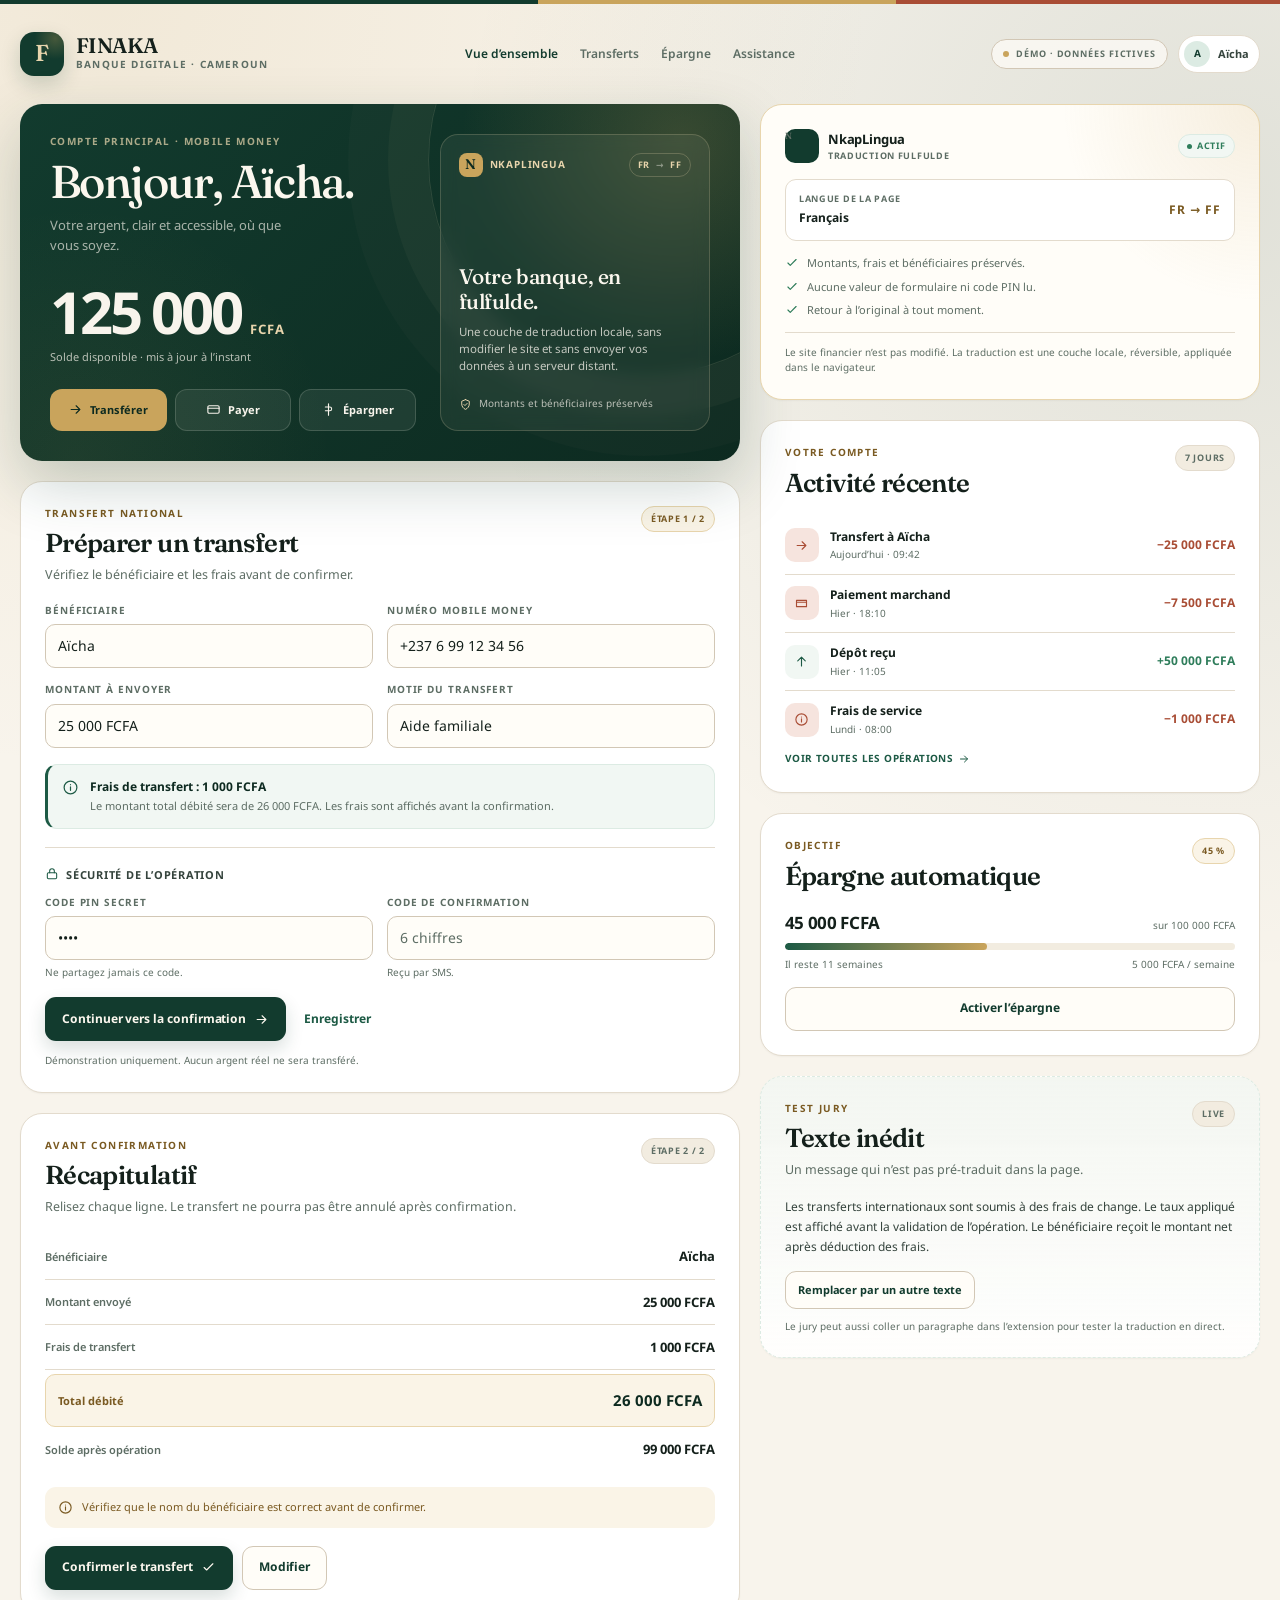
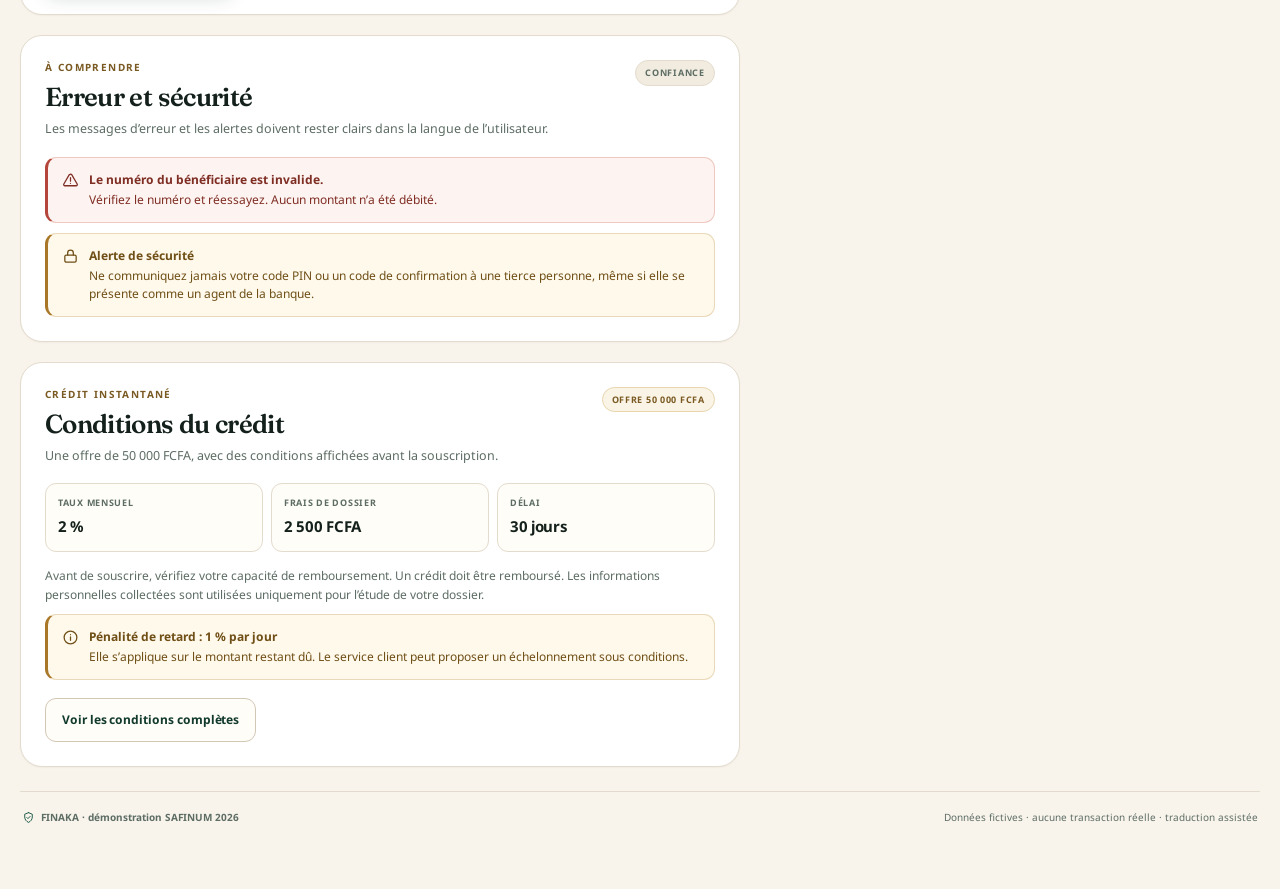
<file: demo/index.html>
<!doctype html>
<html lang="fr">
  <head>
    <meta charset="utf-8" />
    <meta name="viewport" content="width=device-width, initial-scale=1" />
    <title>FINAKA — Démo NkapLingua</title>
    <style>
      @font-face {
        font-family: "Noto Sans";
        src: url("fonts/noto-sans-latin.woff2") format("woff2");
        font-weight: 400 700;
        font-style: normal;
        font-display: swap;
      }

      @font-face {
        font-family: "Noto Sans";
        src: url("fonts/noto-sans-latin-ext.woff2") format("woff2");
        font-weight: 400 700;
        font-style: normal;
        font-display: swap;
        unicode-range: U+0100-02BA, U+02BD-02C5, U+02C7-02CC, U+02CE-02D7,
          U+02DD-02FF, U+0304, U+0308, U+0329, U+1D00-1DBF, U+1E00-1E9F,
          U+1EF2-1EFF, U+2020, U+20A0-20AB, U+20AD-20C4, U+2113, U+2C60-2C7F,
          U+A720-A7FF;
      }

      @font-face {
        font-family: "Fraunces";
        src: url("fonts/fraunces-latin.woff2") format("woff2");
        font-weight: 500 600;
        font-style: normal;
        font-display: swap;
      }

      :root {
        color-scheme: light;

        --forest-950: #0d2a20;
        --forest-900: #123b2e;
        --forest-800: #174a39;
        --forest-700: #1d5a45;
        --forest-100: #dcebe3;
        --forest-50: #f1f7f3;

        --gold-700: #7a5a22;
        --gold-600: #a9833f;
        --gold-500: #c9a45c;
        --gold-200: #e8d5ad;
        --gold-50: #faf4e7;

        --terracotta-600: #a94d35;
        --terracotta-100: #f6e4de;

        --ink-900: #14201b;
        --ink-700: #35443d;
        --ink-500: #5d6d64;
        --ink-300: #93a098;

        --canvas: #f8f4ec;
        --surface: #ffffff;
        --sand: #f2ece0;
        --line: #e3dbcd;
        --line-strong: #d2c7b5;

        --success: #2f7d5b;
        --danger: #b4453a;
        --warning: #a97728;

        --radius-sm: 10px;
        --radius-md: 14px;
        --radius-lg: 22px;
        --radius-xl: 30px;

        --shadow-sm: 0 1px 2px rgba(20, 32, 27, 0.04);
        --shadow-md: 0 16px 40px rgba(20, 32, 27, 0.07);
        --shadow-hero: 0 24px 60px rgba(18, 59, 46, 0.22);

        --ease-standard: cubic-bezier(0.2, 0, 0, 1);
        --duration-fast: 120ms;
        --duration-normal: 200ms;
        --duration-moderate: 300ms;
      }

      * {
        box-sizing: border-box;
      }

      html {
        scroll-behavior: smooth;
      }

      body {
        min-width: 320px;
        margin: 0;
        background:
          radial-gradient(circle at 8% 0%, rgba(201, 164, 92, 0.14), transparent 28%),
          radial-gradient(circle at 96% 8%, rgba(18, 59, 46, 0.1), transparent 30%),
          var(--canvas);
        color: var(--ink-900);
        font: 15px/1.55 "Noto Sans", "DejaVu Sans", system-ui, sans-serif;
        -webkit-font-smoothing: antialiased;
      }

      body::before {
        content: "";
        display: block;
        height: 4px;
        background: linear-gradient(
          90deg,
          var(--forest-900) 0 42%,
          var(--gold-500) 42% 70%,
          var(--terracotta-600) 70% 100%
        );
      }

      ::selection {
        background: var(--gold-200);
        color: var(--forest-950);
      }

      a {
        color: inherit;
      }

      button,
      input {
        font: inherit;
      }

      button {
        cursor: pointer;
      }

      .page {
        width: min(1240px, calc(100% - 40px));
        margin: 0 auto;
        padding: 28px 0 64px;
      }

      /* Header ------------------------------------------------------- */

      .site-header {
        display: flex;
        align-items: center;
        justify-content: space-between;
        gap: 20px;
        margin-bottom: 28px;
      }

      .brand {
        display: flex;
        align-items: center;
        gap: 12px;
        text-decoration: none;
      }

      .brand-mark {
        display: grid;
        place-items: center;
        width: 44px;
        height: 44px;
        border-radius: 14px;
        background:
          radial-gradient(circle at 80% 15%, rgba(201, 164, 92, 0.28), transparent 40%),
          var(--forest-900);
        box-shadow: 0 8px 20px rgba(18, 59, 46, 0.18);
        color: var(--gold-200);
        font-family: "Fraunces", Georgia, serif;
        font-size: 23px;
        font-weight: 600;
      }

      .brand-copy {
        display: flex;
        flex-direction: column;
        gap: 1px;
      }

      .brand-name {
        font-family: "Fraunces", Georgia, serif;
        font-size: 21px;
        font-weight: 600;
        letter-spacing: -0.025em;
        line-height: 1;
      }

      .brand-sub {
        color: var(--ink-500);
        font-size: 10px;
        font-weight: 700;
        letter-spacing: 0.12em;
        text-transform: uppercase;
      }

      .site-nav {
        display: flex;
        align-items: center;
        gap: 22px;
        color: var(--ink-500);
        font-size: 12px;
        font-weight: 600;
      }

      .site-nav a {
        text-decoration: none;
        transition: color var(--duration-fast) var(--ease-standard);
      }

      .site-nav a:hover {
        color: var(--forest-900);
      }

      .site-nav .is-active {
        color: var(--forest-900);
      }

      .header-actions {
        display: flex;
        align-items: center;
        gap: 10px;
      }

      .demo-pill {
        display: inline-flex;
        align-items: center;
        gap: 7px;
        border: 1px solid var(--line-strong);
        border-radius: 999px;
        padding: 7px 11px;
        background: rgba(255, 253, 248, 0.7);
        color: var(--ink-500);
        font-size: 9px;
        font-weight: 800;
        letter-spacing: 0.1em;
        text-transform: uppercase;
      }

      .demo-pill::before {
        content: "";
        width: 6px;
        height: 6px;
        border-radius: 50%;
        background: var(--gold-500);
      }

      .user-chip {
        display: inline-flex;
        align-items: center;
        gap: 8px;
        border: 1px solid var(--line);
        border-radius: 999px;
        padding: 5px 10px 5px 5px;
        background: var(--surface);
        color: var(--ink-700);
        font-size: 11px;
        font-weight: 700;
      }

      .avatar {
        display: grid;
        place-items: center;
        width: 26px;
        height: 26px;
        border-radius: 50%;
        background: var(--forest-100);
        color: var(--forest-900);
        font-size: 10px;
        font-weight: 800;
      }

      /* Layout ------------------------------------------------------- */

      .dashboard {
        display: grid;
        grid-template-columns: minmax(0, 1.18fr) minmax(320px, 0.82fr);
        gap: 20px;
        align-items: start;
      }

      .main-column,
      .side-column {
        display: grid;
        gap: 20px;
        min-width: 0;
      }

      /* Cards -------------------------------------------------------- */

      .card {
        border: 1px solid var(--line);
        border-radius: var(--radius-lg);
        background: var(--surface);
        box-shadow: var(--shadow-sm);
      }

      .card-body {
        padding: 24px;
      }

      .card-header {
        display: flex;
        align-items: flex-start;
        justify-content: space-between;
        gap: 16px;
        margin-bottom: 18px;
      }

      h2 {
        margin: 0;
        font-family: "Fraunces", Georgia, serif;
        font-size: 26px;
        font-weight: 600;
        letter-spacing: -0.025em;
        line-height: 1.15;
      }

      h3 {
        margin: 0;
        color: var(--ink-900);
        font-size: 15px;
        font-weight: 700;
        letter-spacing: -0.01em;
      }

      .sub {
        margin: 6px 0 0;
        color: var(--ink-500);
        font-size: 12.5px;
        line-height: 1.55;
      }

      .eyebrow {
        margin: 0 0 8px;
        color: var(--gold-700);
        font-size: 10px;
        font-weight: 800;
        letter-spacing: 0.14em;
        text-transform: uppercase;
      }

      .tag {
        display: inline-flex;
        align-items: center;
        flex-shrink: 0;
        border: 1px solid var(--line);
        border-radius: 999px;
        padding: 5px 9px;
        background: var(--sand);
        color: var(--ink-500);
        font-size: 9px;
        font-weight: 800;
        letter-spacing: 0.08em;
        text-transform: uppercase;
      }

      .tag-gold {
        border-color: var(--gold-200);
        background: var(--gold-50);
        color: var(--gold-700);
      }

      /* Hero --------------------------------------------------------- */

      .hero {
        position: relative;
        overflow: hidden;
        border: 0;
        background:
          radial-gradient(circle at 92% 10%, rgba(201, 164, 92, 0.22), transparent 30%),
          radial-gradient(circle at 8% 100%, rgba(201, 164, 92, 0.08), transparent 34%),
          linear-gradient(135deg, var(--forest-900) 0%, var(--forest-950) 100%);
        color: #f8f4ec;
        box-shadow: var(--shadow-hero);
      }

      .hero::after {
        content: "";
        position: absolute;
        right: -120px;
        top: -160px;
        width: 430px;
        height: 430px;
        border: 1px solid rgba(232, 213, 173, 0.14);
        border-radius: 50%;
        box-shadow:
          0 0 0 40px rgba(232, 213, 173, 0.035),
          0 0 0 80px rgba(232, 213, 173, 0.02);
        pointer-events: none;
      }

      .hero-inner {
        position: relative;
        z-index: 1;
        display: grid;
        grid-template-columns: minmax(0, 1.15fr) minmax(220px, 0.85fr);
        gap: 24px;
        padding: 30px;
      }

      .hero-copy {
        min-width: 0;
      }

      .hero .eyebrow {
        color: rgba(232, 213, 173, 0.72);
      }

      h1 {
        margin: 0;
        color: #fbf7ee;
        font-family: "Fraunces", Georgia, serif;
        font-size: clamp(34px, 4.2vw, 46px);
        font-weight: 500;
        letter-spacing: -0.035em;
        line-height: 1.04;
      }

      .hero-lede {
        max-width: 34ch;
        margin: 10px 0 0;
        color: rgba(248, 244, 236, 0.66);
        font-size: 13px;
      }

      .balance {
        display: flex;
        align-items: baseline;
        gap: 9px;
        margin-top: 28px;
        font-variant-numeric: tabular-nums;
      }

      .balance-amount {
        font-size: clamp(42px, 5.4vw, 58px);
        font-weight: 700;
        letter-spacing: -0.055em;
        line-height: 0.95;
      }

      .balance-currency {
        color: var(--gold-200);
        font-size: 13px;
        font-weight: 700;
        letter-spacing: 0.08em;
      }

      .balance-note {
        margin: 9px 0 0;
        color: rgba(248, 244, 236, 0.72);
        font-size: 11px;
      }

      .quick-actions {
        display: grid;
        grid-template-columns: repeat(3, minmax(0, 1fr));
        gap: 8px;
        margin-top: 24px;
      }

      .quick-action {
        display: flex;
        align-items: center;
        justify-content: center;
        gap: 7px;
        min-height: 42px;
        border: 1px solid rgba(248, 244, 236, 0.16);
        border-radius: 12px;
        background: rgba(248, 244, 236, 0.07);
        color: #f8f4ec;
        font-size: 11px;
        font-weight: 700;
        transition:
          background-color var(--duration-fast) var(--ease-standard),
          border-color var(--duration-fast) var(--ease-standard),
          transform var(--duration-fast) var(--ease-standard);
      }

      .quick-action:hover {
        border-color: rgba(232, 213, 173, 0.34);
        background: rgba(248, 244, 236, 0.12);
        transform: translateY(-1px);
      }

      .quick-action.is-primary {
        border-color: transparent;
        background: var(--gold-500);
        color: var(--forest-950);
      }

      .quick-action svg {
        width: 15px;
        height: 15px;
        fill: none;
        stroke: currentColor;
        stroke-width: 1.8;
        stroke-linecap: round;
        stroke-linejoin: round;
      }

      .hero-panel {
        align-self: stretch;
        display: flex;
        flex-direction: column;
        justify-content: space-between;
        min-width: 0;
        padding: 18px;
        border: 1px solid rgba(232, 213, 173, 0.2);
        border-radius: 18px;
        background: rgba(248, 244, 236, 0.06);
        backdrop-filter: blur(8px);
      }

      .hero-panel-top {
        display: flex;
        align-items: center;
        justify-content: space-between;
        gap: 10px;
      }

      .hero-brand {
        display: flex;
        align-items: center;
        gap: 7px;
        color: var(--gold-200);
        font-size: 10px;
        font-weight: 800;
        letter-spacing: 0.08em;
        text-transform: uppercase;
      }

      .hero-brand-mark {
        display: grid;
        place-items: center;
        width: 24px;
        height: 24px;
        border-radius: 8px;
        background: var(--gold-500);
        color: var(--forest-950);
        font-family: "Fraunces", Georgia, serif;
        font-size: 14px;
        font-weight: 600;
      }

      .hero-lang {
        display: inline-flex;
        align-items: center;
        gap: 6px;
        border: 1px solid rgba(232, 213, 173, 0.24);
        border-radius: 999px;
        padding: 4px 8px;
        color: var(--gold-200);
        font-size: 9px;
        font-weight: 800;
        letter-spacing: 0.08em;
      }

      .hero-lang span {
        color: rgba(248, 244, 236, 0.45);
      }

      .hero-panel h3 {
        margin-top: 24px;
        color: #fbf7ee;
        font-family: "Fraunces", Georgia, serif;
        font-size: 21px;
        font-weight: 500;
        letter-spacing: -0.02em;
        line-height: 1.2;
      }

      .hero-panel p {
        margin: 8px 0 0;
        color: rgba(248, 244, 236, 0.76);
        font-size: 11.5px;
        line-height: 1.5;
      }

      .hero-proof {
        display: flex;
        align-items: center;
        gap: 7px;
        margin-top: 22px;
        color: rgba(248, 244, 236, 0.72);
        font-size: 10px;
      }

      .hero-proof svg {
        width: 13px;
        height: 13px;
        fill: none;
        stroke: var(--gold-200);
        stroke-width: 1.8;
        stroke-linecap: round;
        stroke-linejoin: round;
      }

      /* Forms -------------------------------------------------------- */

      .form-grid {
        display: grid;
        grid-template-columns: 1fr 1fr;
        gap: 14px;
      }

      .field {
        min-width: 0;
      }

      .field-full {
        grid-column: 1 / -1;
      }

      label {
        display: block;
        margin-bottom: 6px;
        color: var(--ink-500);
        font-size: 10px;
        font-weight: 800;
        letter-spacing: 0.09em;
        text-transform: uppercase;
      }

      .hint {
        display: block;
        margin-top: 5px;
        color: var(--ink-500);
        font-size: 10px;
        line-height: 1.4;
      }

      input {
        width: 100%;
        min-height: 44px;
        border: 1px solid var(--line-strong);
        border-radius: var(--radius-sm);
        padding: 10px 12px;
        background: #fffdf8;
        color: var(--ink-900);
        font-size: 14px;
        transition:
          border-color var(--duration-fast) var(--ease-standard),
          box-shadow var(--duration-fast) var(--ease-standard);
      }

      input::placeholder {
        color: var(--ink-500);
      }

      input:focus-visible {
        outline: 3px solid rgba(201, 164, 92, 0.32);
        outline-offset: 1px;
        border-color: var(--gold-600);
      }

      .fee-card {
        display: flex;
        align-items: flex-start;
        gap: 11px;
        margin-top: 16px;
        padding: 13px 14px;
        border: 1px solid var(--forest-100);
        border-left: 3px solid var(--forest-700);
        border-radius: 12px;
        background: var(--forest-50);
      }

      .fee-card svg {
        flex-shrink: 0;
        width: 17px;
        height: 17px;
        margin-top: 1px;
        fill: none;
        stroke: var(--forest-700);
        stroke-width: 1.7;
        stroke-linecap: round;
        stroke-linejoin: round;
      }

      .fee-card strong {
        display: block;
        color: var(--forest-950);
        font-size: 12px;
      }

      .fee-card span {
        display: block;
        margin-top: 2px;
        color: var(--ink-500);
        font-size: 11px;
        line-height: 1.5;
      }

      .security-block {
        margin-top: 18px;
        padding-top: 18px;
        border-top: 1px solid var(--line);
      }

      .security-title {
        display: flex;
        align-items: center;
        gap: 7px;
        margin-bottom: 12px;
        color: var(--ink-700);
        font-size: 11px;
        font-weight: 800;
        letter-spacing: 0.07em;
        text-transform: uppercase;
      }

      .security-title svg {
        width: 14px;
        height: 14px;
        fill: none;
        stroke: var(--forest-700);
        stroke-width: 1.8;
        stroke-linecap: round;
        stroke-linejoin: round;
      }

      .form-note {
        margin: 12px 0 0;
        color: var(--ink-500);
        font-size: 10px;
        line-height: 1.45;
      }

      /* Buttons ------------------------------------------------------ */

      .button-row {
        display: flex;
        flex-wrap: wrap;
        gap: 9px;
        margin-top: 18px;
      }

      .btn {
        display: inline-flex;
        align-items: center;
        justify-content: center;
        gap: 8px;
        min-height: 44px;
        border: 1px solid transparent;
        border-radius: 11px;
        padding: 10px 16px;
        font-size: 12px;
        font-weight: 700;
        letter-spacing: -0.005em;
        transition:
          background-color var(--duration-fast) var(--ease-standard),
          border-color var(--duration-fast) var(--ease-standard),
          transform var(--duration-fast) var(--ease-standard),
          box-shadow var(--duration-fast) var(--ease-standard);
      }

      .btn:hover {
        transform: translateY(-1px);
      }

      .btn:active {
        transform: translateY(0);
      }

      .btn:focus-visible {
        outline: 3px solid rgba(201, 164, 92, 0.34);
        outline-offset: 2px;
      }

      .btn-primary {
        background: var(--forest-900);
        color: #fbf7ee;
        box-shadow: 0 8px 18px rgba(18, 59, 46, 0.16);
      }

      .btn-primary:hover {
        background: var(--forest-800);
      }

      .btn-secondary {
        border-color: var(--line-strong);
        background: #fffdf8;
        color: var(--forest-900);
      }

      .btn-secondary:hover {
        border-color: var(--forest-700);
        background: var(--forest-50);
      }

      .btn-quiet {
        border-color: transparent;
        background: transparent;
        color: var(--forest-700);
        padding-inline: 8px;
      }

      .btn-quiet:hover {
        background: var(--forest-50);
      }

      .btn-full {
        width: 100%;
      }

      .btn svg {
        width: 15px;
        height: 15px;
        fill: none;
        stroke: currentColor;
        stroke-width: 1.8;
        stroke-linecap: round;
        stroke-linejoin: round;
      }

      /* Summary ------------------------------------------------------ */

      .summary-list {
        display: grid;
        gap: 0;
        margin: 0;
      }

      .summary-row {
        display: flex;
        align-items: center;
        justify-content: space-between;
        gap: 18px;
        padding: 12px 0;
        border-bottom: 1px solid var(--line);
      }

      .summary-row:last-child {
        border-bottom: 0;
      }

      .summary-row dt {
        margin: 0;
        color: var(--ink-500);
        font-size: 11px;
        font-weight: 600;
      }

      .summary-row dd {
        margin: 0;
        color: var(--ink-900);
        font-size: 13px;
        font-weight: 700;
        text-align: right;
        font-variant-numeric: tabular-nums;
      }

      .summary-row.is-total {
        margin-top: 4px;
        padding: 14px 12px;
        border: 1px solid var(--gold-200);
        border-radius: 10px;
        background: var(--gold-50);
      }

      .summary-row.is-total dt {
        color: var(--gold-700);
        font-weight: 800;
      }

      .summary-row.is-total dd {
        color: var(--forest-950);
        font-size: 15px;
      }

      .callout {
        display: flex;
        align-items: flex-start;
        gap: 9px;
        margin-top: 16px;
        padding: 12px 13px;
        border-radius: 11px;
        background: var(--gold-50);
        color: var(--gold-700);
        font-size: 11px;
        line-height: 1.5;
      }

      .callout svg {
        flex-shrink: 0;
        width: 15px;
        height: 15px;
        margin-top: 1px;
        fill: none;
        stroke: currentColor;
        stroke-width: 1.8;
        stroke-linecap: round;
        stroke-linejoin: round;
      }

      /* Alerts ------------------------------------------------------- */

      .alert {
        display: flex;
        align-items: flex-start;
        gap: 10px;
        padding: 13px 14px;
        border-radius: 11px;
        font-size: 12px;
        line-height: 1.5;
      }

      .alert + .alert {
        margin-top: 10px;
      }

      .alert svg {
        flex-shrink: 0;
        width: 17px;
        height: 17px;
        margin-top: 1px;
        fill: none;
        stroke: currentColor;
        stroke-width: 1.8;
        stroke-linecap: round;
        stroke-linejoin: round;
      }

      .alert strong {
        display: block;
        margin-bottom: 2px;
      }

      .alert-error {
        border: 1px solid #efc9c1;
        border-left: 3px solid var(--danger);
        background: #fdf3f1;
        color: #7f2e24;
      }

      .alert-warning {
        border: 1px solid #ead9b8;
        border-left: 3px solid var(--warning);
        background: #fff9ec;
        color: #6f4f16;
      }

      .alert-security {
        border: 1px solid var(--forest-100);
        border-left: 3px solid var(--forest-700);
        background: var(--forest-50);
        color: var(--forest-950);
      }

      /* Credit ------------------------------------------------------- */

      .credit-grid {
        display: grid;
        grid-template-columns: repeat(3, 1fr);
        gap: 8px;
        margin-bottom: 14px;
      }

      .credit-stat {
        padding: 12px;
        border: 1px solid var(--line);
        border-radius: 11px;
        background: #fffdf8;
      }

      .credit-stat span {
        display: block;
        color: var(--ink-500);
        font-size: 9px;
        font-weight: 800;
        letter-spacing: 0.08em;
        text-transform: uppercase;
      }

      .credit-stat strong {
        display: block;
        margin-top: 5px;
        color: var(--ink-900);
        font-size: 15px;
        letter-spacing: -0.02em;
      }

      .credit-copy {
        margin: 0 0 10px;
        color: var(--ink-500);
        font-size: 12px;
        line-height: 1.6;
      }

      /* Right rail --------------------------------------------------- */

      .trust-card {
        position: relative;
        overflow: hidden;
        border-color: var(--gold-200);
        background:
          radial-gradient(circle at 100% 0%, rgba(201, 164, 92, 0.16), transparent 34%),
          #fffdf8;
      }

      .trust-head {
        display: flex;
        align-items: center;
        justify-content: space-between;
        gap: 12px;
        margin-bottom: 16px;
      }

      .trust-brand {
        display: flex;
        align-items: center;
        gap: 9px;
      }

      .trust-mark {
        display: grid;
        place-items: center;
        width: 34px;
        height: 34px;
        border-radius: 10px;
        background: var(--forest-900);
        color: var(--gold-200);
        font-family: "Fraunces", Georgia, serif;
        font-size: 17px;
        font-weight: 600;
      }

      .trust-brand strong {
        display: block;
        font-size: 13px;
        letter-spacing: -0.01em;
      }

      .trust-brand span {
        display: block;
        color: var(--ink-500);
        font-size: 9px;
        font-weight: 700;
        letter-spacing: 0.08em;
        text-transform: uppercase;
      }

      .status-pill {
        display: inline-flex;
        align-items: center;
        gap: 5px;
        border: 1px solid var(--forest-100);
        border-radius: 999px;
        padding: 4px 8px;
        background: var(--forest-50);
        color: var(--success);
        font-size: 9px;
        font-weight: 800;
        letter-spacing: 0.06em;
        text-transform: uppercase;
      }

      .status-pill::before {
        content: "";
        width: 5px;
        height: 5px;
        border-radius: 50%;
        background: var(--success);
      }

      .trust-lang {
        display: flex;
        align-items: center;
        justify-content: space-between;
        gap: 10px;
        margin-bottom: 14px;
        padding: 12px 13px;
        border: 1px solid var(--line);
        border-radius: 11px;
        background: var(--surface);
      }

      .trust-lang div span {
        display: block;
        color: var(--ink-500);
        font-size: 9px;
        font-weight: 800;
        letter-spacing: 0.08em;
        text-transform: uppercase;
      }

      .trust-lang div strong {
        display: block;
        margin-top: 3px;
        font-size: 12px;
      }

      .trust-lang .pair {
        color: var(--gold-700);
        font-size: 12px;
        font-weight: 800;
        letter-spacing: 0.08em;
      }

      .check-list {
        display: grid;
        gap: 8px;
        margin: 0;
        padding: 0;
        list-style: none;
      }

      .check-list li {
        display: flex;
        align-items: flex-start;
        gap: 8px;
        color: var(--ink-500);
        font-size: 11px;
        line-height: 1.45;
      }

      .check-list svg {
        flex-shrink: 0;
        width: 14px;
        height: 14px;
        margin-top: 1px;
        fill: none;
        stroke: var(--success);
        stroke-width: 2;
        stroke-linecap: round;
        stroke-linejoin: round;
      }

      .trust-note {
        margin: 14px 0 0;
        padding-top: 12px;
        border-top: 1px solid var(--line);
        color: var(--ink-500);
        font-size: 10px;
        line-height: 1.5;
      }

      /* Transactions ------------------------------------------------- */

      .transactions {
        margin: 0;
        padding: 0;
        list-style: none;
      }

      .transaction {
        display: flex;
        align-items: center;
        gap: 11px;
        padding: 11px 0;
        border-bottom: 1px solid var(--line);
      }

      .transaction:last-child {
        border-bottom: 0;
        padding-bottom: 0;
      }

      .transaction-icon {
        display: grid;
        place-items: center;
        flex-shrink: 0;
        width: 34px;
        height: 34px;
        border-radius: 10px;
        background: var(--forest-50);
        color: var(--forest-700);
      }

      .transaction-icon.is-out {
        background: var(--terracotta-100);
        color: var(--terracotta-600);
      }

      .transaction-icon svg {
        width: 15px;
        height: 15px;
        fill: none;
        stroke: currentColor;
        stroke-width: 1.8;
        stroke-linecap: round;
        stroke-linejoin: round;
      }

      .transaction-main {
        min-width: 0;
        flex: 1;
      }

      .transaction-name {
        overflow: hidden;
        color: var(--ink-900);
        font-size: 12px;
        font-weight: 700;
        text-overflow: ellipsis;
        white-space: nowrap;
      }

      .transaction-meta {
        margin-top: 1px;
        color: var(--ink-500);
        font-size: 10px;
      }

      .transaction-amount {
        flex-shrink: 0;
        color: var(--ink-700);
        font-size: 12px;
        font-weight: 800;
        font-variant-numeric: tabular-nums;
        white-space: nowrap;
      }

      .transaction-amount.is-in {
        color: var(--success);
      }

      .transaction-amount.is-out {
        color: var(--terracotta-600);
      }

      .card-link {
        display: inline-flex;
        align-items: center;
        gap: 5px;
        margin-top: 14px;
        color: var(--forest-700);
        font-size: 10px;
        font-weight: 800;
        text-decoration: none;
        letter-spacing: 0.04em;
        text-transform: uppercase;
      }

      .card-link svg {
        width: 12px;
        height: 12px;
        fill: none;
        stroke: currentColor;
        stroke-width: 2;
        stroke-linecap: round;
        stroke-linejoin: round;
      }

      /* Savings ------------------------------------------------------ */

      .savings-progress {
        margin: 14px 0;
      }

      .savings-labels {
        display: flex;
        align-items: baseline;
        justify-content: space-between;
        gap: 10px;
        margin-bottom: 7px;
      }

      .savings-labels strong {
        font-size: 17px;
        letter-spacing: -0.02em;
      }

      .savings-labels span {
        color: var(--ink-500);
        font-size: 10px;
      }

      .progress-track {
        height: 7px;
        overflow: hidden;
        border-radius: 999px;
        background: var(--sand);
      }

      .progress-value {
        width: 45%;
        height: 100%;
        border-radius: inherit;
        background: linear-gradient(90deg, var(--forest-700), var(--gold-500));
      }

      .savings-meta {
        display: flex;
        justify-content: space-between;
        margin-top: 7px;
        color: var(--ink-500);
        font-size: 10px;
      }

      /* Unseen test -------------------------------------------------- */

      .unseen-card {
        border-style: dashed;
        border-color: var(--forest-100);
        background:
          linear-gradient(180deg, rgba(241, 247, 243, 0.7), rgba(255, 255, 255, 0.9));
      }

      .unseen-copy {
        margin: 10px 0 0;
        color: var(--ink-700);
        font-size: 12px;
        line-height: 1.65;
      }

      .unseen-actions {
        display: flex;
        align-items: center;
        gap: 9px;
        margin-top: 14px;
      }

      .unseen-actions .btn {
        min-height: 38px;
        padding: 8px 12px;
        font-size: 11px;
      }

      .unseen-note {
        margin: 10px 0 0;
        color: var(--ink-500);
        font-size: 10px;
        line-height: 1.45;
      }

      /* Footer ------------------------------------------------------- */

      .site-footer {
        display: flex;
        align-items: center;
        justify-content: space-between;
        gap: 18px;
        margin-top: 24px;
        padding: 18px 2px 0;
        border-top: 1px solid var(--line);
        color: var(--ink-500);
        font-size: 10px;
      }

      .footer-brand {
        display: inline-flex;
        align-items: center;
        gap: 6px;
        color: var(--ink-500);
        font-weight: 700;
      }

      .footer-brand svg {
        width: 13px;
        height: 13px;
        fill: none;
        stroke: var(--forest-700);
        stroke-width: 1.8;
        stroke-linecap: round;
        stroke-linejoin: round;
      }

      /* Responsive --------------------------------------------------- */

      @media (max-width: 1040px) {
        .dashboard {
          grid-template-columns: 1fr;
        }

        .side-column {
          grid-template-columns: repeat(2, minmax(0, 1fr));
          align-items: start;
        }

        .trust-card,
        .unseen-card {
          grid-column: 1 / -1;
        }
      }

      @media (max-width: 780px) {
        .page {
          width: min(100% - 28px, 1240px);
          padding-top: 20px;
        }

        .site-header {
          flex-wrap: wrap;
          gap: 14px;
        }

        .site-nav {
          order: 3;
          width: 100%;
          gap: 16px;
          overflow-x: auto;
          padding-bottom: 3px;
          white-space: nowrap;
        }

        .header-actions {
          margin-left: auto;
        }

        .hero-inner {
          grid-template-columns: 1fr;
          padding: 24px;
        }

        .hero-panel {
          min-height: 0;
        }

        .hero-panel h3 {
          margin-top: 18px;
        }

        .side-column {
          grid-template-columns: 1fr;
        }

        .trust-card,
        .unseen-card {
          grid-column: auto;
        }

        .form-grid,
        .credit-grid {
          grid-template-columns: 1fr;
        }

        .site-footer {
          align-items: flex-start;
          flex-direction: column;
        }
      }

      @media (max-width: 520px) {
        h1 {
          font-size: 34px;
        }

        .balance-amount {
          font-size: 43px;
        }

        .quick-actions {
          grid-template-columns: 1fr;
        }

        .card-body,
        .hero-inner {
          padding: 20px;
        }

        .demo-pill {
          display: none;
        }
      }

      @media (prefers-reduced-motion: reduce) {
        html {
          scroll-behavior: auto;
        }

        *,
        *::before,
        *::after {
          transition-duration: 1ms !important;
          animation-duration: 1ms !important;
        }
      }
    </style>
  </head>
  <body>
    <div class="page">
      <header class="site-header">
        <a class="brand" href="#" aria-label="FINAKA, accueil">
          <span class="brand-mark" aria-hidden="true">F</span>
          <span class="brand-copy">
            <span class="brand-name">FINAKA</span>
            <span class="brand-sub">Banque digitale · Cameroun</span>
          </span>
        </a>

        <nav class="site-nav" aria-label="Navigation principale">
          <a class="is-active" href="#">Vue d’ensemble</a>
          <a href="#">Transferts</a>
          <a href="#">Épargne</a>
          <a href="#">Assistance</a>
        </nav>

        <div class="header-actions">
          <span class="demo-pill">Démo · données fictives</span>
          <span class="user-chip">
            <span class="avatar" aria-hidden="true">A</span>
            Aïcha
          </span>
        </div>
      </header>

      <main class="dashboard">
        <section class="main-column">
          <article class="card hero">
            <div class="hero-inner">
              <div class="hero-copy">
                <p class="eyebrow">Compte principal · Mobile money</p>
                <h1>Bonjour, Aïcha.</h1>
                <p class="hero-lede">
                  Votre argent, clair et accessible, où que vous soyez.
                </p>

                <div class="balance">
                  <span class="balance-amount">125 000</span>
                  <span class="balance-currency">FCFA</span>
                </div>
                <p class="balance-note">
                  Solde disponible · mis à jour à l’instant
                </p>

                <div class="quick-actions">
                  <button class="quick-action is-primary" type="button">
                    <svg viewBox="0 0 24 24" aria-hidden="true">
                      <path d="M5 12h14M13 6l6 6-6 6" />
                    </svg>
                    Transférer
                  </button>
                  <button class="quick-action" type="button">
                    <svg viewBox="0 0 24 24" aria-hidden="true">
                      <rect x="3" y="6" width="18" height="12" rx="2" />
                      <path d="M3 10h18" />
                    </svg>
                    Payer
                  </button>
                  <button class="quick-action" type="button">
                    <svg viewBox="0 0 24 24" aria-hidden="true">
                      <path d="M12 3v18M7 8h7a3 3 0 0 1 0 6H7" />
                    </svg>
                    Épargner
                  </button>
                </div>
              </div>

              <aside class="hero-panel" aria-label="Traduction NkapLingua">
                <div class="hero-panel-top">
                  <span class="hero-brand">
                    <span class="hero-brand-mark" aria-hidden="true">N</span>
                    NkapLingua
                  </span>
                  <span class="hero-lang" aria-label="Français vers fulfulde">
                    FR <span>→</span> FF
                  </span>
                </div>
                <div>
                  <h3>Votre banque, en fulfulde.</h3>
                  <p>
                    Une couche de traduction locale, sans modifier le site et
                    sans envoyer vos données à un serveur distant.
                  </p>
                  <div class="hero-proof">
                    <svg viewBox="0 0 24 24" aria-hidden="true">
                      <path d="M12 3l7 3v5c0 4.5-2.9 8.2-7 10-4.1-1.8-7-5.5-7-10V6l7-3z" />
                      <path d="M9 12l2 2 4-4" />
                    </svg>
                    Montants et bénéficiaires préservés
                  </div>
                </div>
              </aside>
            </div>
          </article>

          <article class="card">
            <div class="card-body">
              <div class="card-header">
                <div>
                  <p class="eyebrow">Transfert national</p>
                  <h2>Préparer un transfert</h2>
                  <p class="sub">
                    Vérifiez le bénéficiaire et les frais avant de confirmer.
                  </p>
                </div>
                <span class="tag tag-gold">Étape 1 / 2</span>
              </div>

              <div class="form-grid">
                <div class="field">
                  <label for="recipient">Bénéficiaire</label>
                  <input
                    id="recipient"
                    type="text"
                    value="Aïcha"
                    autocomplete="off"
                  />
                </div>
                <div class="field">
                  <label for="phone">Numéro mobile money</label>
                  <input
                    id="phone"
                    type="tel"
                    value="+237 6 99 12 34 56"
                    autocomplete="off"
                  />
                </div>
                <div class="field">
                  <label for="amount">Montant à envoyer</label>
                  <input id="amount" type="text" value="25 000 FCFA" />
                </div>
                <div class="field">
                  <label for="reason">Motif du transfert</label>
                  <input id="reason" type="text" value="Aide familiale" />
                </div>
              </div>

              <div class="fee-card">
                <svg viewBox="0 0 24 24" aria-hidden="true">
                  <circle cx="12" cy="12" r="9" />
                  <path d="M12 11v5M12 8h.01" />
                </svg>
                <div>
                  <strong>Frais de transfert : 1 000 FCFA</strong>
                  <span>
                    Le montant total débité sera de 26 000 FCFA. Les frais sont
                    affichés avant la confirmation.
                  </span>
                </div>
              </div>

              <div class="security-block">
                <div class="security-title">
                  <svg viewBox="0 0 24 24" aria-hidden="true">
                    <rect x="4" y="10" width="16" height="10" rx="2" />
                    <path d="M8 10V7a4 4 0 0 1 8 0v3" />
                  </svg>
                  Sécurité de l’opération
                </div>
                <div class="form-grid">
                  <div class="field">
                    <label for="pin">Code PIN secret</label>
                    <input
                      id="pin"
                      type="password"
                      value="0000"
                      autocomplete="current-password"
                      data-nk-ignore
                    />
                    <span class="hint">Ne partagez jamais ce code.</span>
                  </div>
                  <div class="field">
                    <label for="otp">Code de confirmation</label>
                    <input
                      id="otp"
                      type="text"
                      inputmode="numeric"
                      placeholder="6 chiffres"
                      autocomplete="one-time-code"
                      data-nk-ignore
                    />
                    <span class="hint">Reçu par SMS.</span>
                  </div>
                </div>
              </div>

              <div class="button-row">
                <button class="btn btn-primary" type="button">
                  Continuer vers la confirmation
                  <svg viewBox="0 0 24 24" aria-hidden="true">
                    <path d="M5 12h14M13 6l6 6-6 6" />
                  </svg>
                </button>
                <button class="btn btn-quiet" type="button">Enregistrer</button>
              </div>
              <p class="form-note">
                Démonstration uniquement. Aucun argent réel ne sera transféré.
              </p>
            </div>
          </article>

          <article class="card">
            <div class="card-body">
              <div class="card-header">
                <div>
                  <p class="eyebrow">Avant confirmation</p>
                  <h2>Récapitulatif</h2>
                  <p class="sub">
                    Relisez chaque ligne. Le transfert ne pourra pas être annulé
                    après confirmation.
                  </p>
                </div>
                <span class="tag">Étape 2 / 2</span>
              </div>

              <dl class="summary-list">
                <div class="summary-row">
                  <dt>Bénéficiaire</dt>
                  <dd>Aïcha</dd>
                </div>
                <div class="summary-row">
                  <dt>Montant envoyé</dt>
                  <dd>25 000 FCFA</dd>
                </div>
                <div class="summary-row">
                  <dt>Frais de transfert</dt>
                  <dd>1 000 FCFA</dd>
                </div>
                <div class="summary-row is-total">
                  <dt>Total débité</dt>
                  <dd>26 000 FCFA</dd>
                </div>
                <div class="summary-row">
                  <dt>Solde après opération</dt>
                  <dd>99 000 FCFA</dd>
                </div>
              </dl>

              <div class="callout">
                <svg viewBox="0 0 24 24" aria-hidden="true">
                  <circle cx="12" cy="12" r="9" />
                  <path d="M12 11v5M12 8h.01" />
                </svg>
                Vérifiez que le nom du bénéficiaire est correct avant de
                confirmer.
              </div>

              <div class="button-row">
                <button class="btn btn-primary" type="button">
                  Confirmer le transfert
                  <svg viewBox="0 0 24 24" aria-hidden="true">
                    <path d="M5 12l4 4L19 6" />
                  </svg>
                </button>
                <button class="btn btn-secondary" type="button">Modifier</button>
              </div>
            </div>
          </article>

          <article class="card">
            <div class="card-body">
              <div class="card-header">
                <div>
                  <p class="eyebrow">À comprendre</p>
                  <h2>Erreur et sécurité</h2>
                  <p class="sub">
                    Les messages d’erreur et les alertes doivent rester clairs
                    dans la langue de l’utilisateur.
                  </p>
                </div>
                <span class="tag">Confiance</span>
              </div>

              <div class="alert alert-error" role="alert">
                <svg viewBox="0 0 24 24" aria-hidden="true">
                  <path d="M12 8v5M12 16h.01" />
                  <path d="M10.3 3.7L2.6 17a1.6 1.6 0 0 0 1.4 2.4h16a1.6 1.6 0 0 0 1.4-2.4L13.7 3.7a1.6 1.6 0 0 0-2.8 0z" />
                </svg>
                <div>
                  <strong>Le numéro du bénéficiaire est invalide.</strong>
                  Vérifiez le numéro et réessayez. Aucun montant n’a été débité.
                </div>
              </div>

              <div class="alert alert-warning">
                <svg viewBox="0 0 24 24" aria-hidden="true">
                  <rect x="4" y="10" width="16" height="10" rx="2" />
                  <path d="M8 10V7a4 4 0 0 1 8 0v3" />
                </svg>
                <div>
                  <strong>Alerte de sécurité</strong>
                  Ne communiquez jamais votre code PIN ou un code de
                  confirmation à une tierce personne, même si elle se présente
                  comme un agent de la banque.
                </div>
              </div>
            </div>
          </article>

          <article class="card">
            <div class="card-body">
              <div class="card-header">
                <div>
                  <p class="eyebrow">Crédit instantané</p>
                  <h2>Conditions du crédit</h2>
                  <p class="sub">
                    Une offre de 50 000 FCFA, avec des conditions affichées
                    avant la souscription.
                  </p>
                </div>
                <span class="tag tag-gold">Offre 50 000 FCFA</span>
              </div>

              <div class="credit-grid">
                <div class="credit-stat">
                  <span>Taux mensuel</span>
                  <strong>2 %</strong>
                </div>
                <div class="credit-stat">
                  <span>Frais de dossier</span>
                  <strong>2 500 FCFA</strong>
                </div>
                <div class="credit-stat">
                  <span>Délai</span>
                  <strong>30 jours</strong>
                </div>
              </div>

              <p class="credit-copy">
                Avant de souscrire, vérifiez votre capacité de remboursement.
                Un crédit doit être remboursé. Les informations personnelles
                collectées sont utilisées uniquement pour l’étude de votre
                dossier.
              </p>

              <div class="alert alert-warning">
                <svg viewBox="0 0 24 24" aria-hidden="true">
                  <circle cx="12" cy="12" r="9" />
                  <path d="M12 11v5M12 8h.01" />
                </svg>
                <div>
                  <strong>Pénalité de retard : 1 % par jour</strong>
                  Elle s’applique sur le montant restant dû. Le service client
                  peut proposer un échelonnement sous conditions.
                </div>
              </div>

              <div class="button-row">
                <button class="btn btn-secondary" type="button">
                  Voir les conditions complètes
                </button>
              </div>
            </div>
          </article>
        </section>

        <aside class="side-column">
          <article class="card trust-card">
            <div class="card-body">
              <div class="trust-head">
                <div class="trust-brand">
                  <span class="trust-mark" aria-hidden="true">N</span>
                  <div>
                    <strong>NkapLingua</strong>
                    <span>Traduction fulfulde</span>
                  </div>
                </div>
                <span class="status-pill">Actif</span>
              </div>

              <div class="trust-lang">
                <div>
                  <span>Langue de la page</span>
                  <strong>Français</strong>
                </div>
                <span class="pair">FR → FF</span>
              </div>

              <ul class="check-list">
                <li>
                  <svg viewBox="0 0 24 24" aria-hidden="true">
                    <path d="M5 12l4 4L19 6" />
                  </svg>
                  Montants, frais et bénéficiaires préservés.
                </li>
                <li>
                  <svg viewBox="0 0 24 24" aria-hidden="true">
                    <path d="M5 12l4 4L19 6" />
                  </svg>
                  Aucune valeur de formulaire ni code PIN lu.
                </li>
                <li>
                  <svg viewBox="0 0 24 24" aria-hidden="true">
                    <path d="M5 12l4 4L19 6" />
                  </svg>
                  Retour à l’original à tout moment.
                </li>
              </ul>

              <p class="trust-note">
                Le site financier n’est pas modifié. La traduction est une
                couche locale, réversible, appliquée dans le navigateur.
              </p>
            </div>
          </article>

          <article class="card">
            <div class="card-body">
              <div class="card-header">
                <div>
                  <p class="eyebrow">Votre compte</p>
                  <h2>Activité récente</h2>
                </div>
                <span class="tag">7 jours</span>
              </div>

              <ul class="transactions">
                <li class="transaction">
                  <span class="transaction-icon is-out" aria-hidden="true">
                    <svg viewBox="0 0 24 24">
                      <path d="M5 12h14M13 6l6 6-6 6" />
                    </svg>
                  </span>
                  <div class="transaction-main">
                    <div class="transaction-name">Transfert à Aïcha</div>
                    <div class="transaction-meta">Aujourd’hui · 09:42</div>
                  </div>
                  <span class="transaction-amount is-out">−25 000 FCFA</span>
                </li>
                <li class="transaction">
                  <span class="transaction-icon is-out" aria-hidden="true">
                    <svg viewBox="0 0 24 24">
                      <path d="M4 7h16v10H4zM4 10h16" />
                    </svg>
                  </span>
                  <div class="transaction-main">
                    <div class="transaction-name">Paiement marchand</div>
                    <div class="transaction-meta">Hier · 18:10</div>
                  </div>
                  <span class="transaction-amount is-out">−7 500 FCFA</span>
                </li>
                <li class="transaction">
                  <span class="transaction-icon" aria-hidden="true">
                    <svg viewBox="0 0 24 24">
                      <path d="M12 19V5M6 11l6-6 6 6" />
                    </svg>
                  </span>
                  <div class="transaction-main">
                    <div class="transaction-name">Dépôt reçu</div>
                    <div class="transaction-meta">Hier · 11:05</div>
                  </div>
                  <span class="transaction-amount is-in">+50 000 FCFA</span>
                </li>
                <li class="transaction">
                  <span class="transaction-icon is-out" aria-hidden="true">
                    <svg viewBox="0 0 24 24">
                      <circle cx="12" cy="12" r="9" />
                      <path d="M12 11v5M12 8h.01" />
                    </svg>
                  </span>
                  <div class="transaction-main">
                    <div class="transaction-name">Frais de service</div>
                    <div class="transaction-meta">Lundi · 08:00</div>
                  </div>
                  <span class="transaction-amount is-out">−1 000 FCFA</span>
                </li>
              </ul>

              <a class="card-link" href="#">
                Voir toutes les opérations
                <svg viewBox="0 0 24 24" aria-hidden="true">
                  <path d="M5 12h14M13 6l6 6-6 6" />
                </svg>
              </a>
            </div>
          </article>

          <article class="card">
            <div class="card-body">
              <div class="card-header">
                <div>
                  <p class="eyebrow">Objectif</p>
                  <h2>Épargne automatique</h2>
                </div>
                <span class="tag tag-gold">45 %</span>
              </div>

              <div class="savings-progress">
                <div class="savings-labels">
                  <strong>45 000 FCFA</strong>
                  <span>sur 100 000 FCFA</span>
                </div>
                <div
                  class="progress-track"
                  role="progressbar"
                  aria-valuemin="0"
                  aria-valuemax="100"
                  aria-valuenow="45"
                  aria-label="Progression de l’épargne"
                >
                  <div class="progress-value"></div>
                </div>
                <div class="savings-meta">
                  <span>Il reste 11 semaines</span>
                  <span>5 000 FCFA / semaine</span>
                </div>
              </div>

              <button class="btn btn-secondary btn-full" type="button">
                Activer l’épargne
              </button>
            </div>
          </article>

          <article class="card unseen-card">
            <div class="card-body">
              <div class="card-header">
                <div>
                  <p class="eyebrow">Test jury</p>
                  <h2>Texte inédit</h2>
                  <p class="sub">
                    Un message qui n’est pas pré-traduit dans la page.
                  </p>
                </div>
                <span class="tag">Live</span>
              </div>

              <p class="unseen-copy" id="unseenText">
                Les transferts internationaux sont soumis à des frais de change.
                Le taux appliqué est affiché avant la validation de l’opération.
                Le bénéficiaire reçoit le montant net après déduction des frais.
              </p>

              <div class="unseen-actions">
                <button class="btn btn-secondary" id="newText" type="button">
                  Remplacer par un autre texte
                </button>
              </div>
              <p class="unseen-note">
                Le jury peut aussi coller un paragraphe dans l’extension pour
                tester la traduction en direct.
              </p>
            </div>
          </article>
        </aside>
      </main>

      <footer class="site-footer">
        <span class="footer-brand">
          <svg viewBox="0 0 24 24" aria-hidden="true">
            <path d="M12 3l7 3v5c0 4.5-2.9 8.2-7 10-4.1-1.8-7-5.5-7-10V6l7-3z" />
            <path d="M9 12l2 2 4-4" />
          </svg>
          FINAKA · démonstration SAFINUM 2026
        </span>
        <span>
          Données fictives · aucune transaction réelle · traduction assistée
        </span>
      </footer>
    </div>

    <script>
      const samples = [
        "Les transferts internationaux sont soumis à des frais de change. Le taux appliqué est affiché avant la validation de l’opération. Le bénéficiaire reçoit le montant net après déduction des frais.",
        "Le solde minimum requis pour ouvrir un compte est de 5 000 FCFA. Des frais de tenue de compte de 500 FCFA sont prélevés chaque mois. Le client peut fermer son compte à tout moment sans frais.",
        "En cas de retard de remboursement, une pénalité de 1 % par jour est appliquée sur le montant restant dû. Le service client peut proposer un échelonnement du paiement sous conditions.",
        "Les paiements marchands sont instantanés. Le commerçant reçoit une confirmation et le client reçoit un reçu. Conservez le reçu en cas de litige.",
        "La vérification d’identité est obligatoire pour les transactions supérieures à 500 000 FCFA. Présentez une pièce d’identité valide et un justificatif de domicile."
      ];

      let index = 0;
      document.getElementById("newText").addEventListener("click", () => {
        index = (index + 1) % samples.length;
        document.getElementById("unseenText").textContent = samples[index];
      });
    </script>
  </body>
</html>
</file>
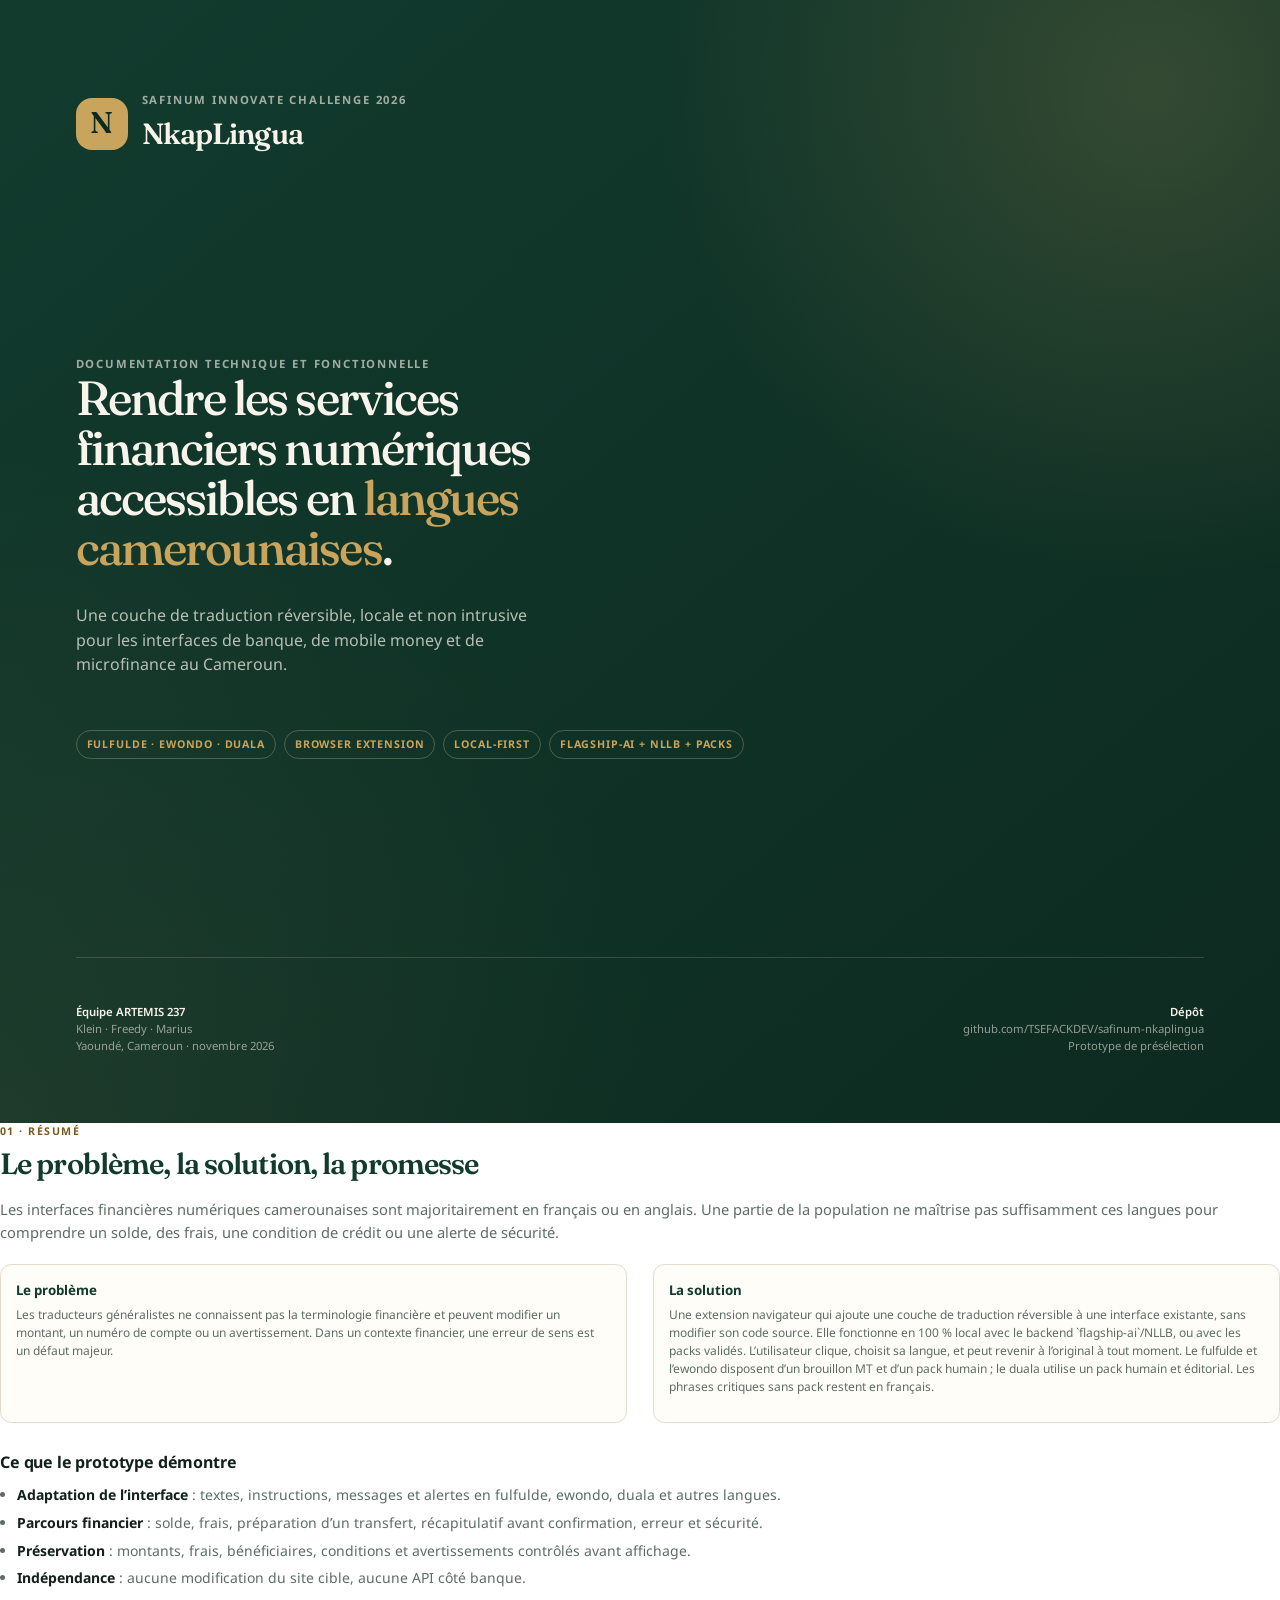
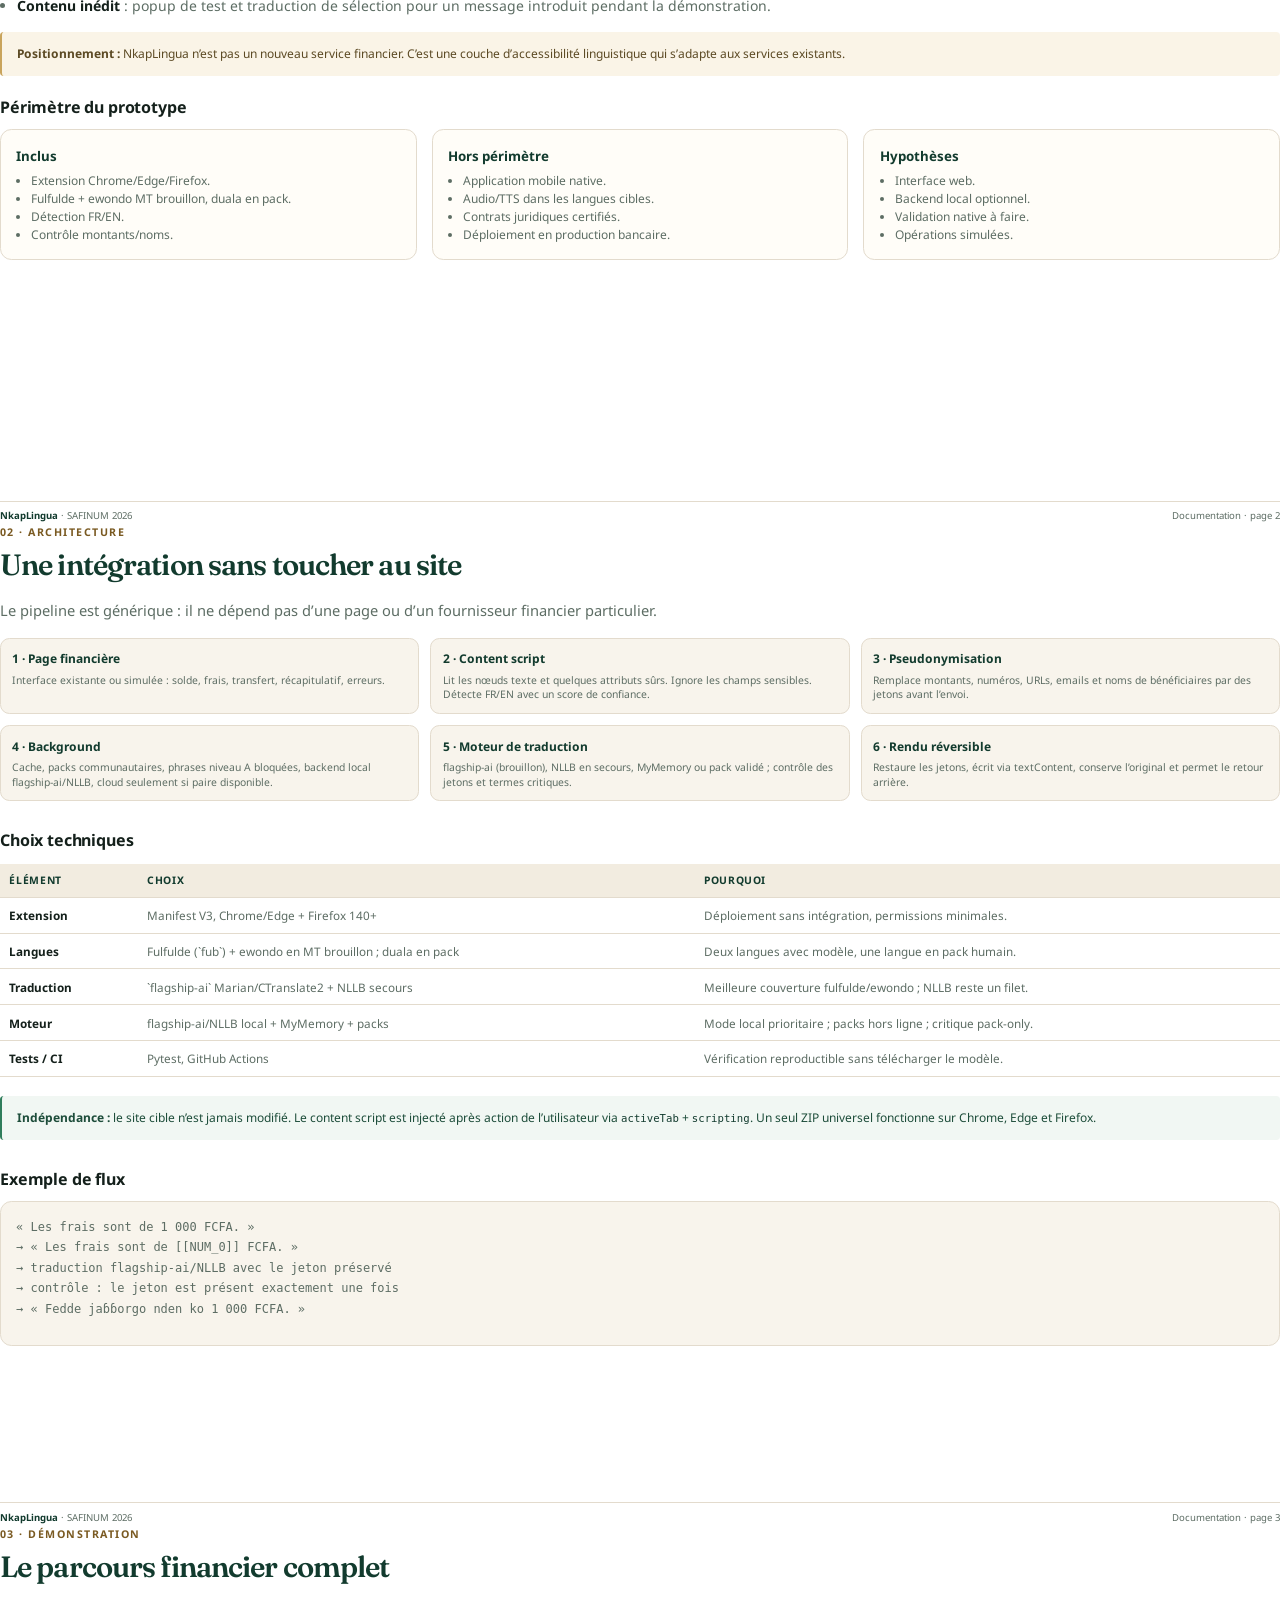
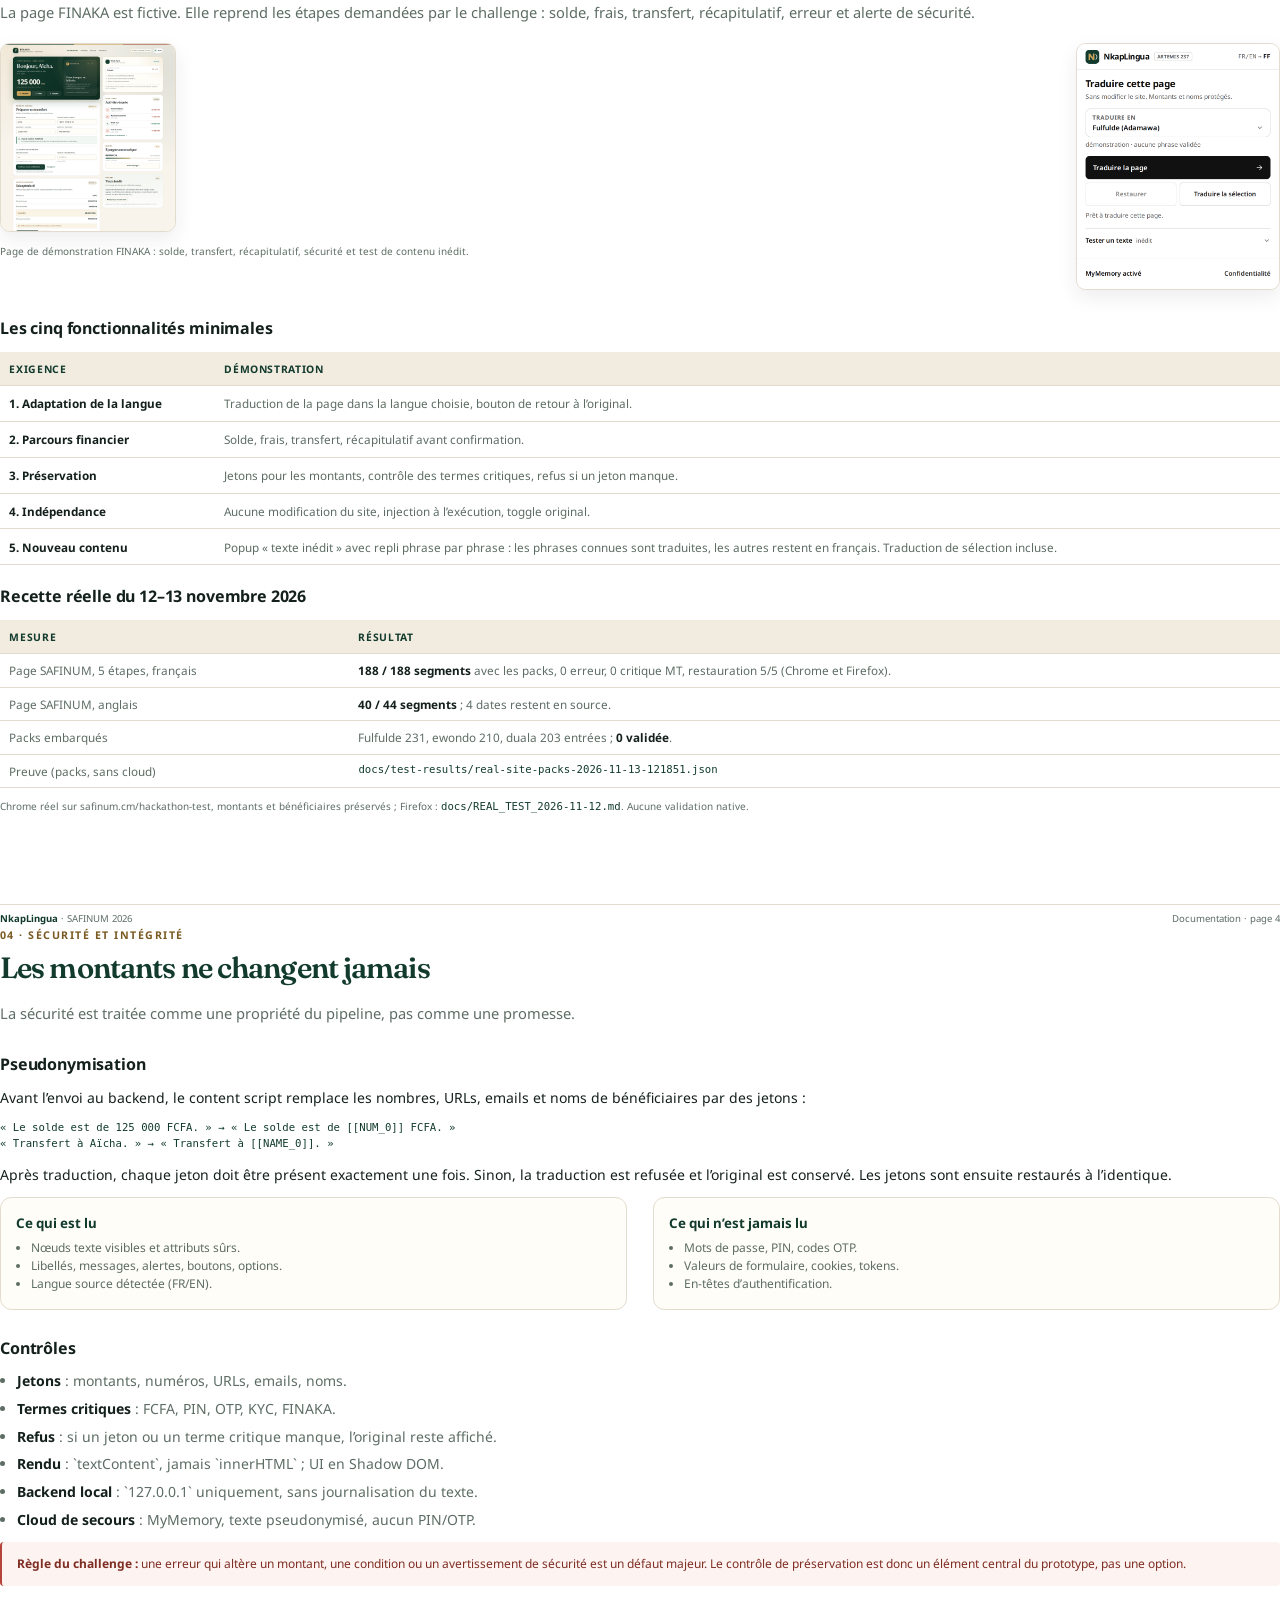
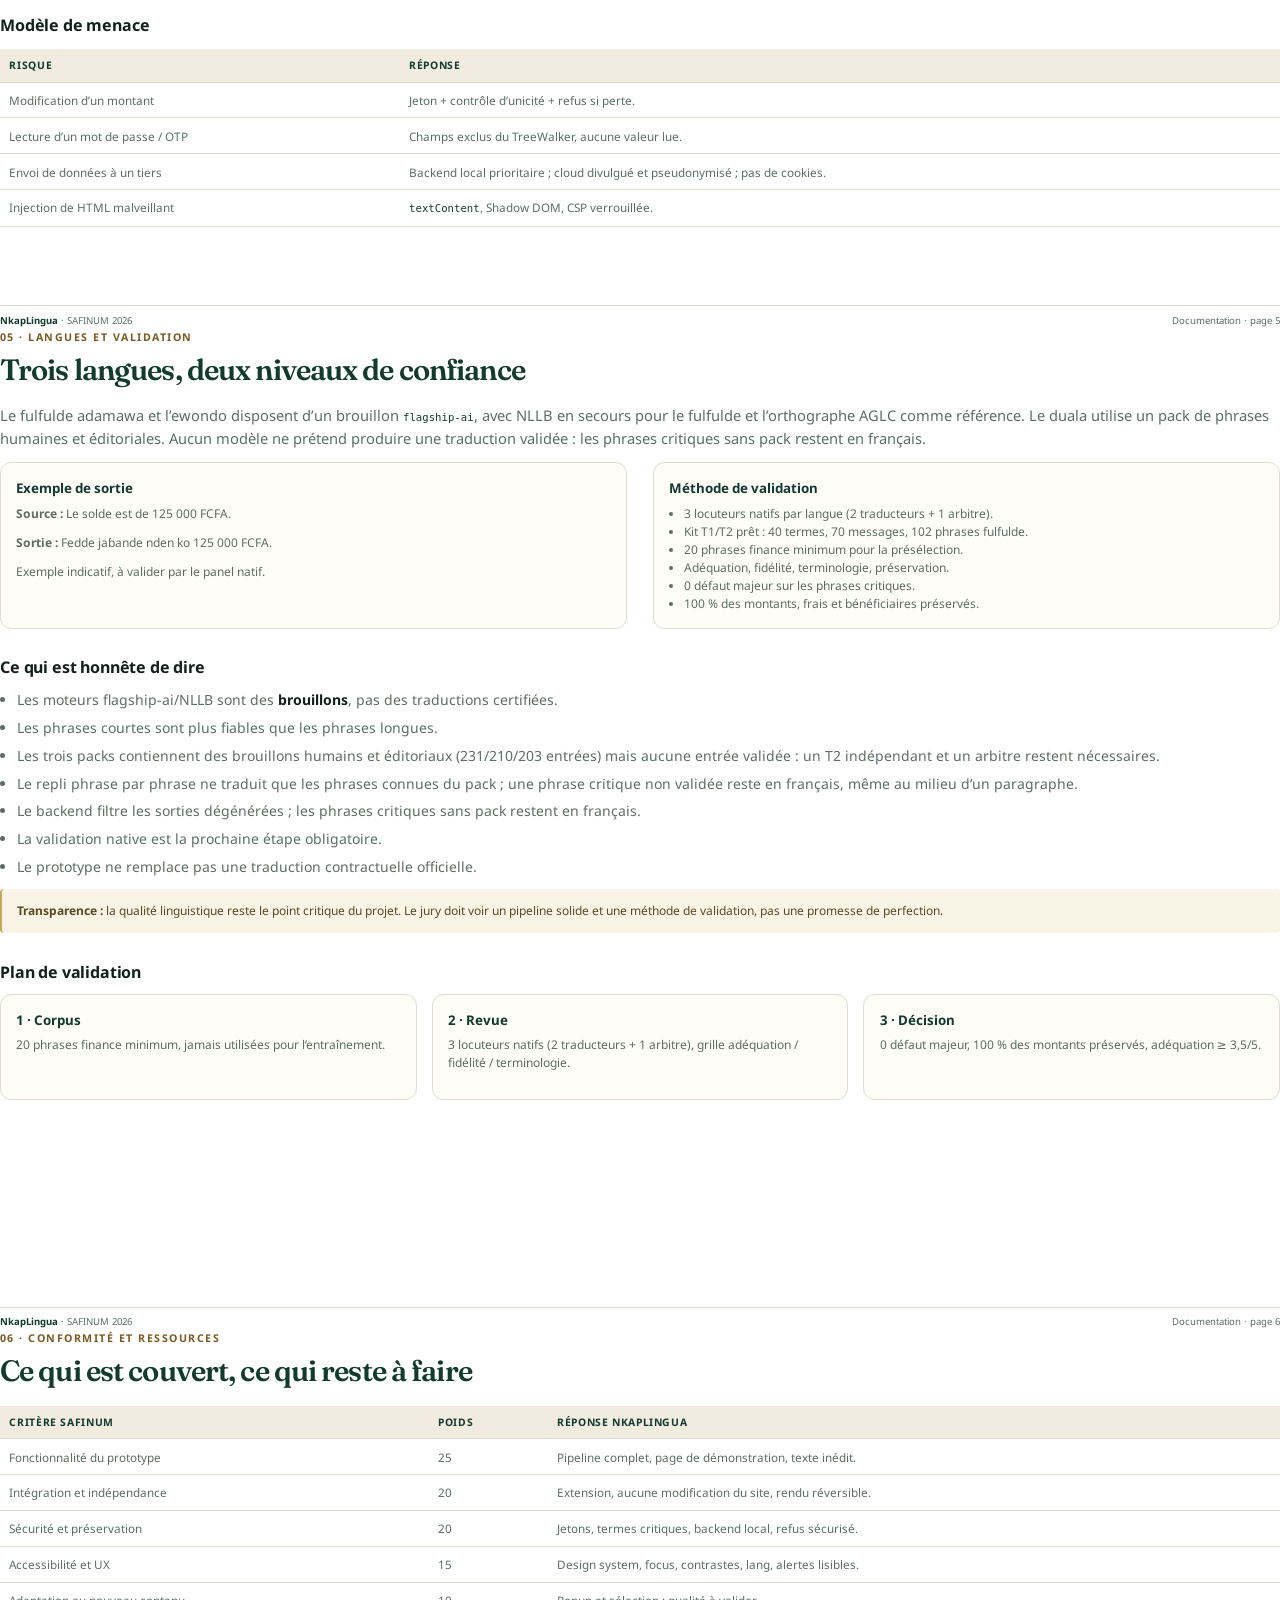
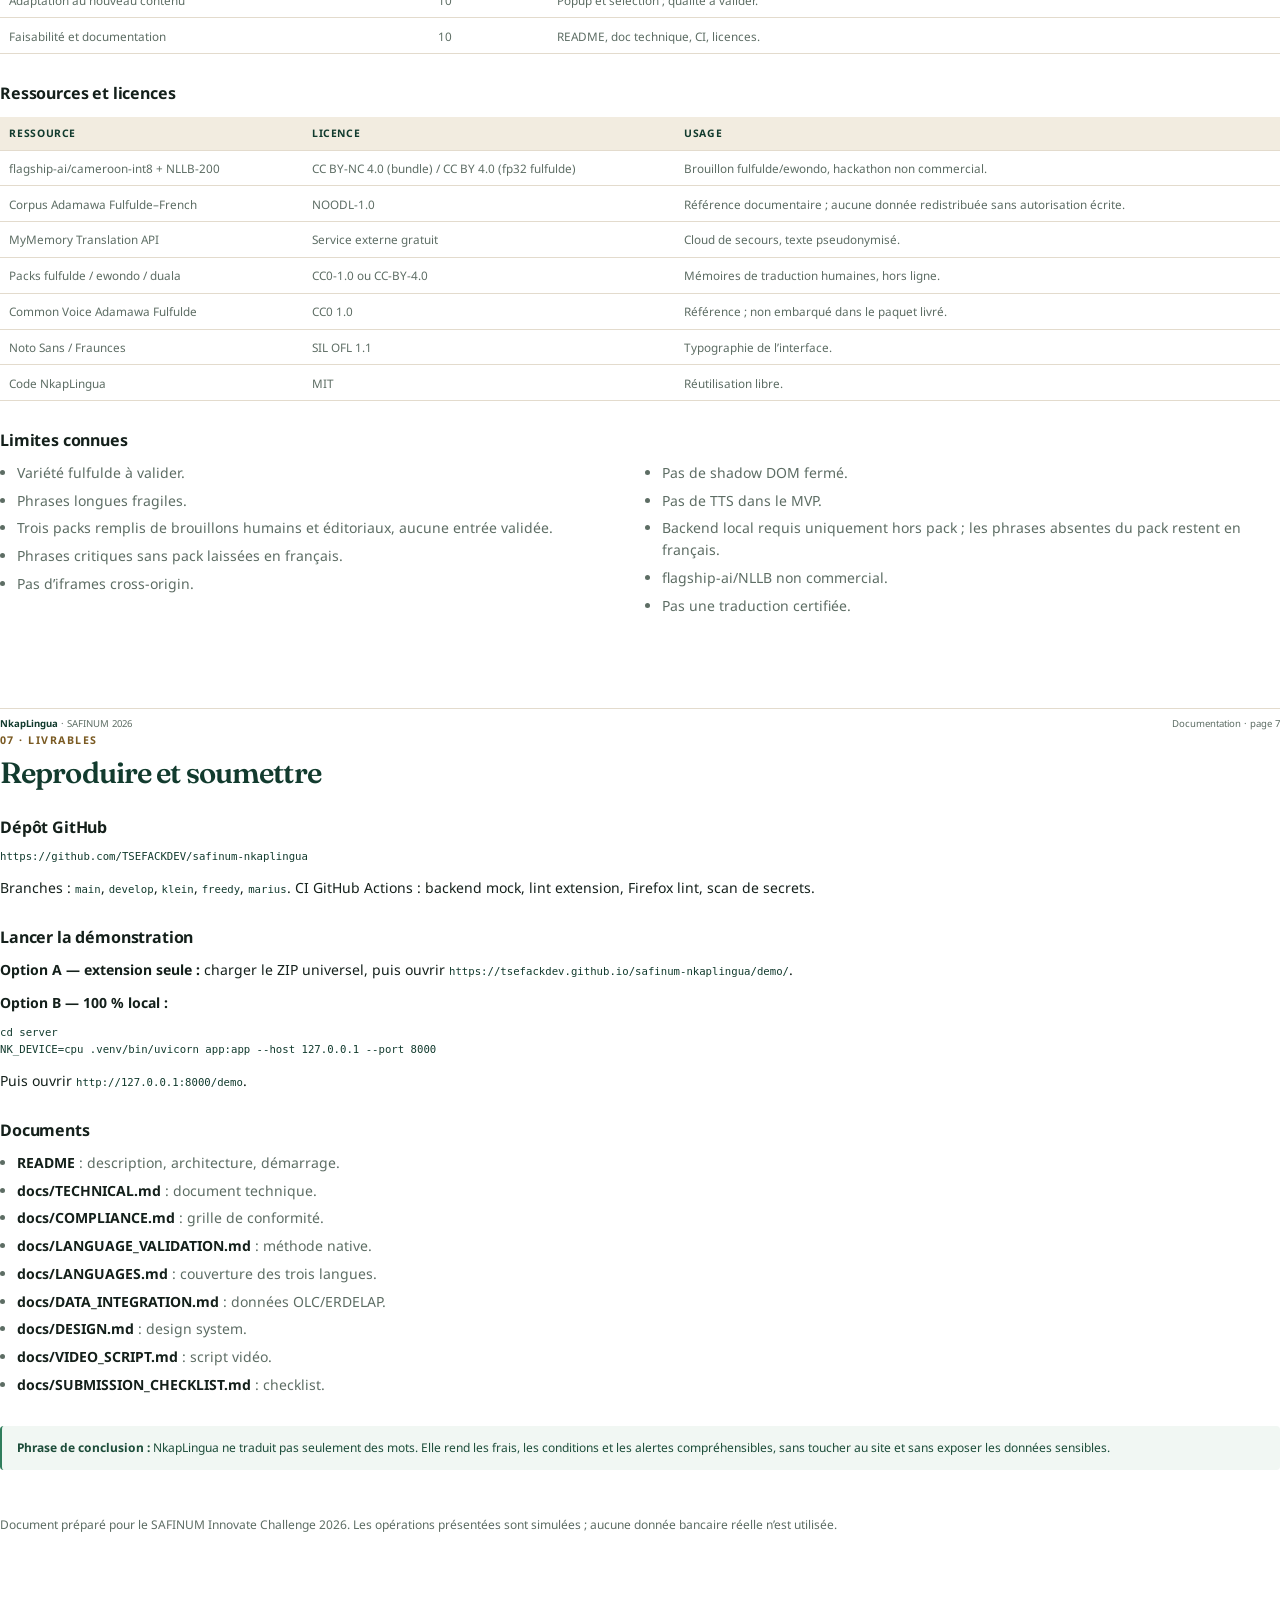
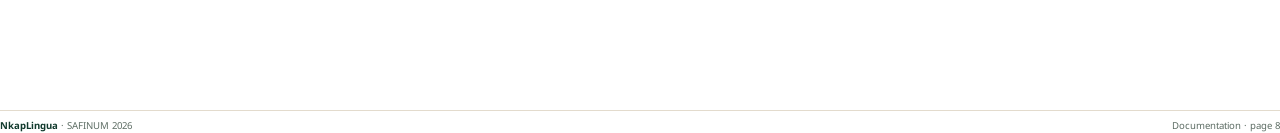
<file: docs/SUBMISSION_DOCUMENT.html>
<!doctype html>
<html lang="fr">
  <head>
    <meta charset="utf-8" />
    <title>NkapLingua — Documentation SAFINUM 2026</title>
    <style>
      @font-face {
        font-family: "Noto Sans";
        src: url("../demo/fonts/noto-sans-latin.woff2") format("woff2");
        font-weight: 400 700;
        font-style: normal;
      }
      @font-face {
        font-family: "Noto Sans";
        src: url("../demo/fonts/noto-sans-latin-ext.woff2") format("woff2");
        font-weight: 400 700;
        font-style: normal;
        unicode-range: U+0100-02BA, U+02BD-02C5, U+02C7-02CC, U+02CE-02D7,
          U+02DD-02FF, U+0304, U+0308, U+0329, U+1D00-1DBF, U+1E00-1E9F,
          U+1EF2-1EFF, U+2020, U+20A0-20AB, U+20AD-20C4, U+2113, U+2C60-2C7F,
          U+A720-A7FF;
      }
      @font-face {
        font-family: "Fraunces";
        src: url("../demo/fonts/fraunces-latin.woff2") format("woff2");
        font-weight: 500 600;
        font-style: normal;
      }

      :root {
        --forest: #123b2e;
        --forest-deep: #0d2a20;
        --gold: #c9a45c;
        --gold-dark: #7a5a22;
        --ink: #14201b;
        --muted: #5d6d64;
        --line: #e3dbcd;
        --canvas: #f8f4ec;
        --sand: #f2ece0;
        --danger: #b4453a;
        --success: #2f7d5b;
      }

      * {
        box-sizing: border-box;
      }

      html {
        -webkit-print-color-adjust: exact;
        print-color-adjust: exact;
      }

      body {
        margin: 0;
        background: #fff;
        color: var(--ink);
        font: 10.5pt/1.55 "Noto Sans", "DejaVu Sans", sans-serif;
      }

      @page {
        size: A4;
        margin: 15mm 14mm 16mm;
      }

      @page :first {
        margin: 0;
      }

      .page {
        position: relative;
        min-height: 265mm;
        break-after: page;
      }

      .page:last-child {
        break-after: auto;
      }

      .cover {
        display: flex;
        flex-direction: column;
        justify-content: space-between;
        min-height: 297mm;
        margin: 0;
        padding: 24mm 20mm 18mm;
        background:
          radial-gradient(circle at 90% 8%, rgba(201, 164, 92, 0.2), transparent 32%),
          radial-gradient(circle at 0% 100%, rgba(201, 164, 92, 0.08), transparent 40%),
          linear-gradient(140deg, var(--forest) 0%, var(--forest-deep) 100%);
        color: #f8f4ec;
      }

      .cover-top {
        display: flex;
        align-items: center;
        gap: 14px;
      }

      .mark {
        display: grid;
        place-items: center;
        width: 52px;
        height: 52px;
        border-radius: 16px;
        background: var(--gold);
        color: var(--forest-deep);
        font-family: "Fraunces", Georgia, serif;
        font-size: 30px;
        font-weight: 600;
      }

      .cover-kicker {
        margin: 0;
        color: rgba(248, 244, 236, 0.62);
        font-size: 8.5pt;
        font-weight: 700;
        letter-spacing: 0.16em;
        text-transform: uppercase;
      }

      .cover-brand {
        margin: 3px 0 0;
        font-family: "Fraunces", Georgia, serif;
        font-size: 22pt;
        font-weight: 600;
        letter-spacing: -0.03em;
      }

      .cover h1 {
        max-width: 150mm;
        margin: 0;
        font-family: "Fraunces", Georgia, serif;
        font-size: 36pt;
        font-weight: 500;
        letter-spacing: -0.04em;
        line-height: 1.04;
      }

      .cover h1 span {
        color: var(--gold);
      }

      .cover-lede {
        max-width: 125mm;
        margin: 8mm 0 0;
        color: rgba(248, 244, 236, 0.72);
        font-size: 12pt;
        line-height: 1.55;
      }

      .cover-meta {
        display: flex;
        flex-wrap: wrap;
        gap: 8px;
        margin-top: 14mm;
      }

      .cover-pill {
        border: 1px solid rgba(232, 213, 173, 0.28);
        border-radius: 999px;
        padding: 5px 10px;
        color: var(--gold);
        font-size: 8pt;
        font-weight: 700;
        letter-spacing: 0.08em;
        text-transform: uppercase;
      }

      .cover-bottom {
        display: flex;
        align-items: flex-end;
        justify-content: space-between;
        gap: 20px;
        padding-top: 12mm;
        border-top: 1px solid rgba(232, 213, 173, 0.18);
      }

      .cover-bottom p {
        margin: 0;
        color: rgba(248, 244, 236, 0.56);
        font-size: 8.5pt;
        line-height: 1.5;
      }

      .cover-bottom strong {
        color: #f8f4ec;
        font-weight: 600;
      }

      h2 {
        margin: 0 0 5mm;
        color: var(--forest);
        font-family: "Fraunces", Georgia, serif;
        font-size: 22pt;
        font-weight: 600;
        letter-spacing: -0.03em;
        line-height: 1.1;
      }

      h3 {
        margin: 7mm 0 2.5mm;
        color: var(--ink);
        font-size: 12pt;
        font-weight: 700;
        letter-spacing: -0.01em;
      }

      h3:first-child {
        margin-top: 0;
      }

      p {
        margin: 0 0 3mm;
      }

      .lede {
        color: var(--muted);
        font-size: 11pt;
        line-height: 1.6;
      }

      .eyebrow {
        margin: 0 0 2mm;
        color: var(--gold-dark);
        font-size: 8pt;
        font-weight: 800;
        letter-spacing: 0.14em;
        text-transform: uppercase;
      }

      .rule {
        height: 1px;
        margin: 5mm 0;
        background: var(--line);
      }

      .grid-2 {
        display: grid;
        grid-template-columns: 1fr 1fr;
        gap: 7mm;
      }

      .grid-3 {
        display: grid;
        grid-template-columns: repeat(3, 1fr);
        gap: 4mm;
      }

      .card {
        border: 1px solid var(--line);
        border-radius: 3mm;
        padding: 4mm;
        background: #fffdf8;
      }

      .card-soft {
        background: var(--canvas);
      }

      .card h4 {
        margin: 0 0 1.5mm;
        color: var(--forest);
        font-size: 10pt;
        font-weight: 700;
      }

      .card p,
      .card li {
        color: var(--muted);
        font-size: 9pt;
        line-height: 1.5;
      }

      .card ul {
        margin: 0;
        padding-left: 4mm;
      }

      .stat {
        border-left: 2px solid var(--gold);
        padding-left: 3mm;
      }

      .stat strong {
        display: block;
        color: var(--forest);
        font-size: 18pt;
        letter-spacing: -0.03em;
        line-height: 1.1;
      }

      .stat span {
        color: var(--muted);
        font-size: 8.5pt;
      }

      ul.clean {
        margin: 0 0 3mm;
        padding-left: 4.5mm;
      }

      ul.clean li {
        margin-bottom: 1.6mm;
        color: var(--muted);
      }

      ul.clean li strong {
        color: var(--ink);
      }

      table {
        width: 100%;
        border-collapse: collapse;
        margin: 3mm 0 5mm;
        font-size: 8.8pt;
      }

      th,
      td {
        padding: 2.2mm 2.5mm;
        border-bottom: 1px solid var(--line);
        text-align: left;
        vertical-align: top;
      }

      th {
        color: var(--forest);
        font-size: 7.8pt;
        font-weight: 800;
        letter-spacing: 0.06em;
        text-transform: uppercase;
        background: var(--sand);
      }

      td {
        color: var(--muted);
      }

      td strong {
        color: var(--ink);
      }

      .tag {
        display: inline-block;
        border: 1px solid var(--line);
        border-radius: 999px;
        padding: 1mm 2.5mm;
        background: var(--canvas);
        color: var(--muted);
        font-size: 7.5pt;
        font-weight: 700;
        letter-spacing: 0.05em;
        text-transform: uppercase;
      }

      .callout {
        border-left: 2.5px solid var(--gold);
        border-radius: 1mm;
        padding: 3.5mm 4mm;
        background: #faf4e7;
        color: #5c4a24;
        font-size: 9pt;
        line-height: 1.5;
      }

      .callout-danger {
        border-left-color: var(--danger);
        background: #fdf3f1;
        color: #7f2e24;
      }

      .callout-success {
        border-left-color: var(--success);
        background: #f1f7f3;
        color: #1d4d3a;
      }

      .screenshot {
        width: 100%;
        border: 1px solid var(--line);
        border-radius: 2.5mm;
        box-shadow: 0 2mm 5mm rgba(20, 32, 27, 0.08);
      }

      .screenshot-small {
        width: 58mm;
        border: 1px solid var(--line);
        border-radius: 2.5mm;
        box-shadow: 0 2mm 5mm rgba(20, 32, 27, 0.08);
      }

      .figure-row {
        display: flex;
        align-items: flex-start;
        gap: 5mm;
      }

      .figure-caption {
        margin-top: 1.5mm;
        color: var(--muted);
        font-size: 7.5pt;
      }

      .compact-table {
        margin-bottom: 3mm;
      }

      .compact-table td {
        padding: 1.9mm 2.5mm;
      }

      .diagram {
        display: grid;
        grid-template-columns: 1fr 1fr 1fr;
        gap: 3mm;
        margin: 4mm 0;
      }

      .diagram-box {
        border: 1px solid var(--line);
        border-radius: 2.5mm;
        padding: 3mm;
        background: var(--canvas);
      }

      .diagram-box strong {
        display: block;
        color: var(--forest);
        font-size: 9pt;
      }

      .diagram-box span {
        display: block;
        margin-top: 1mm;
        color: var(--muted);
        font-size: 7.8pt;
        line-height: 1.4;
      }

      .page-footer {
        position: absolute;
        right: 0;
        bottom: 0;
        left: 0;
        display: flex;
        justify-content: space-between;
        gap: 10mm;
        border-top: 1px solid var(--line);
        padding-top: 2mm;
        color: var(--muted);
        font-size: 7.2pt;
      }

      .page-footer strong {
        color: var(--forest);
      }

      .mono {
        font-family: "DejaVu Sans Mono", monospace;
        font-size: 8pt;
        color: var(--forest);
      }

      .no-break {
        break-inside: avoid;
      }

      .two-col-list {
        columns: 2;
        column-gap: 7mm;
      }

      .two-col-list li {
        break-inside: avoid;
      }

      @media print {
        a {
          color: inherit;
          text-decoration: none;
        }
      }
    </style>
  </head>
  <body>
    <!-- Cover -->
    <section class="page cover">
      <div>
        <div class="cover-top">
          <span class="mark">N</span>
          <div>
            <p class="cover-kicker">SAFINUM Innovate Challenge 2026</p>
            <p class="cover-brand">NkapLingua</p>
          </div>
        </div>
      </div>

      <div>
        <p class="cover-kicker">Documentation technique et fonctionnelle</p>
        <h1>
          Rendre les services financiers numériques accessibles en
          <span>langues camerounaises</span>.
        </h1>
        <p class="cover-lede">
          Une couche de traduction réversible, locale et non intrusive pour les
          interfaces de banque, de mobile money et de microfinance au Cameroun.
        </p>
        <div class="cover-meta">
          <span class="cover-pill">Fulfulde · ewondo · duala</span>
          <span class="cover-pill">Browser extension</span>
          <span class="cover-pill">Local-first</span>
          <span class="cover-pill">flagship-ai + NLLB + packs</span>
        </div>
      </div>

      <div class="cover-bottom">
        <p>
          <strong>Équipe ARTEMIS 237</strong><br />
          Klein · Freedy · Marius<br />
          Yaoundé, Cameroun · novembre 2026
        </p>
        <p style="text-align: right">
          <strong>Dépôt</strong><br />
          github.com/TSEFACKDEV/safinum-nkaplingua<br />
          Prototype de présélection
        </p>
      </div>
    </section>

    <!-- 1. Résumé -->
    <section class="page">
      <p class="eyebrow">01 · Résumé</p>
      <h2>Le problème, la solution, la promesse</h2>
      <p class="lede">
        Les interfaces financières numériques camerounaises sont majoritairement
        en français ou en anglais. Une partie de la population ne maîtrise pas
        suffisamment ces langues pour comprendre un solde, des frais, une
        condition de crédit ou une alerte de sécurité.
      </p>

      <div class="grid-2" style="margin-top: 5mm">
        <div class="card">
          <h4>Le problème</h4>
          <p>
            Les traducteurs généralistes ne connaissent pas la terminologie
            financière et peuvent modifier un montant, un numéro de compte ou un
            avertissement. Dans un contexte financier, une erreur de sens est un
            défaut majeur.
          </p>
        </div>
        <div class="card">
          <h4>La solution</h4>
          <p>
            Une extension navigateur qui ajoute une couche de traduction
            réversible à une interface existante, sans modifier son code source.
            Elle fonctionne en 100 % local avec le backend `flagship-ai`/NLLB,
            ou avec les packs validés. L’utilisateur clique, choisit sa langue,
            et peut revenir à l’original à tout moment. Le fulfulde et l’ewondo
            disposent d’un brouillon MT et d’un pack humain ; le duala utilise un pack humain et éditorial.
            Les phrases critiques sans pack restent en français.
          </p>
        </div>
      </div>

      <h3>Ce que le prototype démontre</h3>
      <ul class="clean">
        <li>
          <strong>Adaptation de l’interface</strong> : textes, instructions,
          messages et alertes en fulfulde, ewondo, duala et autres langues.
        </li>
        <li>
          <strong>Parcours financier</strong> : solde, frais, préparation d’un
          transfert, récapitulatif avant confirmation, erreur et sécurité.
        </li>
        <li>
          <strong>Préservation</strong> : montants, frais, bénéficiaires,
          conditions et avertissements contrôlés avant affichage.
        </li>
        <li>
          <strong>Indépendance</strong> : aucune modification du site cible,
          aucune API côté banque.
        </li>
        <li>
          <strong>Contenu inédit</strong> : popup de test et traduction de
          sélection pour un message introduit pendant la démonstration.
        </li>
      </ul>

      <div class="callout" style="margin-top: 4mm">
        <strong>Positionnement :</strong> NkapLingua n’est pas un nouveau service
        financier. C’est une couche d’accessibilité linguistique qui s’adapte aux
        services existants.
      </div>

      <h3 style="margin-top: 5mm">Périmètre du prototype</h3>
      <div class="grid-3">
        <div class="card">
          <h4>Inclus</h4>
          <ul>
            <li>Extension Chrome/Edge/Firefox.</li>
            <li>Fulfulde + ewondo MT brouillon, duala en pack.</li>
            <li>Détection FR/EN.</li>
            <li>Contrôle montants/noms.</li>
          </ul>
        </div>
        <div class="card">
          <h4>Hors périmètre</h4>
          <ul>
            <li>Application mobile native.</li>
            <li>Audio/TTS dans les langues cibles.</li>
            <li>Contrats juridiques certifiés.</li>
            <li>Déploiement en production bancaire.</li>
          </ul>
        </div>
        <div class="card">
          <h4>Hypothèses</h4>
          <ul>
            <li>Interface web.</li>
            <li>Backend local optionnel.</li>
            <li>Validation native à faire.</li>
            <li>Opérations simulées.</li>
          </ul>
        </div>
      </div>

      <div class="page-footer">
        <span><strong>NkapLingua</strong> · SAFINUM 2026</span>
        <span>Documentation · page 2</span>
      </div>
    </section>

    <!-- 2. Architecture -->
    <section class="page">
      <p class="eyebrow">02 · Architecture</p>
      <h2>Une intégration sans toucher au site</h2>
      <p class="lede">
        Le pipeline est générique : il ne dépend pas d’une page ou d’un
        fournisseur financier particulier.
      </p>

      <div class="diagram">
        <div class="diagram-box">
          <strong>1 · Page financière</strong>
          <span>
            Interface existante ou simulée : solde, frais, transfert,
            récapitulatif, erreurs.
          </span>
        </div>
        <div class="diagram-box">
          <strong>2 · Content script</strong>
          <span>
            Lit les nœuds texte et quelques attributs sûrs. Ignore les champs
            sensibles. Détecte FR/EN avec un score de confiance.
          </span>
        </div>
        <div class="diagram-box">
          <strong>3 · Pseudonymisation</strong>
          <span>
            Remplace montants, numéros, URLs, emails et noms de bénéficiaires
            par des jetons avant l’envoi.
          </span>
        </div>
        <div class="diagram-box">
          <strong>4 · Background</strong>
          <span>
            Cache, packs communautaires, phrases niveau A bloquées, backend
            local flagship-ai/NLLB, cloud seulement si paire disponible.
          </span>
        </div>
        <div class="diagram-box">
          <strong>5 · Moteur de traduction</strong>
          <span>
            flagship-ai (brouillon), NLLB en secours, MyMemory ou pack validé ;
            contrôle des jetons et termes critiques.
          </span>
        </div>
        <div class="diagram-box">
          <strong>6 · Rendu réversible</strong>
          <span>
            Restaure les jetons, écrit via textContent, conserve l’original et
            permet le retour arrière.
          </span>
        </div>
      </div>

      <h3>Choix techniques</h3>
      <table>
        <tr>
          <th>Élément</th>
          <th>Choix</th>
          <th>Pourquoi</th>
        </tr>
        <tr>
          <td><strong>Extension</strong></td>
          <td>Manifest V3, Chrome/Edge + Firefox 140+</td>
          <td>Déploiement sans intégration, permissions minimales.</td>
        </tr>
        <tr>
          <td><strong>Langues</strong></td>
          <td>Fulfulde (`fub`) + ewondo en MT brouillon ; duala en pack</td>
          <td>Deux langues avec modèle, une langue en pack humain.</td>
        </tr>
        <tr>
          <td><strong>Traduction</strong></td>
          <td>`flagship-ai` Marian/CTranslate2 + NLLB secours</td>
          <td>Meilleure couverture fulfulde/ewondo ; NLLB reste un filet.</td>
        </tr>
        <tr>
          <td><strong>Moteur</strong></td>
          <td>flagship-ai/NLLB local + MyMemory + packs</td>
          <td>Mode local prioritaire ; packs hors ligne ; critique pack-only.</td>
        </tr>
        <tr>
          <td><strong>Tests / CI</strong></td>
          <td>Pytest, GitHub Actions</td>
          <td>Vérification reproductible sans télécharger le modèle.</td>
        </tr>
      </table>

      <div class="callout callout-success">
        <strong>Indépendance :</strong> le site cible n’est jamais modifié. Le
        content script est injecté après action de l’utilisateur via
        <span class="mono">activeTab</span> + <span class="mono">scripting</span>.
        Un seul ZIP universel fonctionne sur Chrome, Edge et Firefox.
      </div>

      <h3>Exemple de flux</h3>
      <div class="card card-soft">
        <p class="mono" style="line-height: 1.7">
          « Les frais sont de 1 000 FCFA. »<br />
          → « Les frais sont de [[NUM_0]] FCFA. »<br />
          → traduction flagship-ai/NLLB avec le jeton préservé<br />
          → contrôle : le jeton est présent exactement une fois<br />
          → « Fedde jaɓɓorgo nden ko 1 000 FCFA. »
        </p>
      </div>


      <div class="page-footer">
        <span><strong>NkapLingua</strong> · SAFINUM 2026</span>
        <span>Documentation · page 3</span>
      </div>
    </section>

    <!-- 3. Démonstration -->
    <section class="page">
      <p class="eyebrow">03 · Démonstration</p>
      <h2>Le parcours financier complet</h2>
      <p class="lede">
        La page FINAKA est fictive. Elle reprend les étapes demandées par le
        challenge : solde, frais, transfert, récapitulatif, erreur et alerte de
        sécurité.
      </p>

      <div class="figure-row" style="margin-top: 5mm">
        <div style="flex: 1">
          <img class="screenshot" style="max-height: 50mm; width: auto" src="assets/demo-overview.png" alt="Aperçu de la page FINAKA" />
          <p class="figure-caption">
            Page de démonstration FINAKA : solde, transfert, récapitulatif,
            sécurité et test de contenu inédit.
          </p>
        </div>
        <img class="screenshot-small" style="width: 54mm" src="assets/popup.png" alt="Popup NkapLingua" />
      </div>

      <h3>Les cinq fonctionnalités minimales</h3>
      <table>
        <tr>
          <th>Exigence</th>
          <th>Démonstration</th>
        </tr>
        <tr>
          <td><strong>1. Adaptation de la langue</strong></td>
          <td>Traduction de la page dans la langue choisie, bouton de retour à l’original.</td>
        </tr>
        <tr>
          <td><strong>2. Parcours financier</strong></td>
          <td>Solde, frais, transfert, récapitulatif avant confirmation.</td>
        </tr>
        <tr>
          <td><strong>3. Préservation</strong></td>
          <td>Jetons pour les montants, contrôle des termes critiques, refus si un jeton manque.</td>
        </tr>
        <tr>
          <td><strong>4. Indépendance</strong></td>
          <td>Aucune modification du site, injection à l’exécution, toggle original.</td>
        </tr>
        <tr>
          <td><strong>5. Nouveau contenu</strong></td>
          <td>Popup « texte inédit » avec repli phrase par phrase : les phrases connues sont traduites, les autres restent en français. Traduction de sélection incluse.</td>
        </tr>
      </table>

      <h3 style="margin-top: 3mm">Recette réelle du 12–13 novembre 2026</h3>
      <table class="compact-table">
        <tr>
          <th>Mesure</th>
          <th>Résultat</th>
        </tr>
        <tr>
          <td>Page SAFINUM, 5 étapes, français</td>
          <td><strong>188 / 188 segments</strong> avec les packs, 0 erreur, 0 critique MT, restauration 5/5 (Chrome et Firefox).</td>
        </tr>
        <tr>
          <td>Page SAFINUM, anglais</td>
          <td><strong>40 / 44 segments</strong> ; 4 dates restent en source.</td>
        </tr>
        <tr>
          <td>Packs embarqués</td>
          <td>Fulfulde 231, ewondo 210, duala 203 entrées ; <strong>0 validée</strong>.</td>
        </tr>
        <tr>
          <td>Preuve (packs, sans cloud)</td>
          <td class="mono">docs/test-results/real-site-packs-2026-11-13-121851.json</td>
        </tr>
      </table>
      <p class="figure-caption">
        Chrome réel sur safinum.cm/hackathon-test, montants et bénéficiaires
        préservés ; Firefox : <span class="mono">docs/REAL_TEST_2026-11-12.md</span>.
        Aucune validation native.
      </p>

      <div class="page-footer">
        <span><strong>NkapLingua</strong> · SAFINUM 2026</span>
        <span>Documentation · page 4</span>
      </div>
    </section>

    <!-- 4. Sécurité -->
    <section class="page">
      <p class="eyebrow">04 · Sécurité et intégrité</p>
      <h2>Les montants ne changent jamais</h2>
      <p class="lede">
        La sécurité est traitée comme une propriété du pipeline, pas comme une
        promesse.
      </p>

      <h3>Pseudonymisation</h3>
      <p>
        Avant l’envoi au backend, le content script remplace les nombres, URLs,
        emails et noms de bénéficiaires par des jetons :
      </p>
      <p class="mono">
        « Le solde est de 125 000 FCFA. » → « Le solde est de [[NUM_0]] FCFA. »<br />
        « Transfert à Aïcha. » → « Transfert à [[NAME_0]]. »
      </p>
      <p>
        Après traduction, chaque jeton doit être présent exactement une fois.
        Sinon, la traduction est refusée et l’original est conservé. Les jetons
        sont ensuite restaurés à l’identique.
      </p>

      <div class="grid-2">
        <div class="card">
          <h4>Ce qui est lu</h4>
          <ul>
            <li>Nœuds texte visibles et attributs sûrs.</li>
            <li>Libellés, messages, alertes, boutons, options.</li>
            <li>Langue source détectée (FR/EN).</li>
          </ul>
        </div>
        <div class="card">
          <h4>Ce qui n’est jamais lu</h4>
          <ul>
            <li>Mots de passe, PIN, codes OTP.</li>
            <li>Valeurs de formulaire, cookies, tokens.</li>
            <li>En-têtes d’authentification.</li>
          </ul>
        </div>
      </div>

      <h3>Contrôles</h3>
      <ul class="clean">
        <li><strong>Jetons</strong> : montants, numéros, URLs, emails, noms.</li>
        <li><strong>Termes critiques</strong> : FCFA, PIN, OTP, KYC, FINAKA.</li>
        <li><strong>Refus</strong> : si un jeton ou un terme critique manque, l’original reste affiché.</li>
        <li><strong>Rendu</strong> : `textContent`, jamais `innerHTML` ; UI en Shadow DOM.</li>
        <li><strong>Backend local</strong> : `127.0.0.1` uniquement, sans journalisation du texte.</li>
        <li><strong>Cloud de secours</strong> : MyMemory, texte pseudonymisé, aucun PIN/OTP.</li>
      </ul>

      <div class="callout callout-danger">
        <strong>Règle du challenge :</strong> une erreur qui altère un montant,
        une condition ou un avertissement de sécurité est un défaut majeur. Le
        contrôle de préservation est donc un élément central du prototype, pas
        une option.
      </div>

      <h3>Modèle de menace</h3>
      <table>
        <tr>
          <th>Risque</th>
          <th>Réponse</th>
        </tr>
        <tr>
          <td>Modification d’un montant</td>
          <td>Jeton + contrôle d’unicité + refus si perte.</td>
        </tr>
        <tr>
          <td>Lecture d’un mot de passe / OTP</td>
          <td>Champs exclus du TreeWalker, aucune valeur lue.</td>
        </tr>
        <tr>
          <td>Envoi de données à un tiers</td>
          <td>Backend local prioritaire ; cloud divulgué et pseudonymisé ; pas de cookies.</td>
        </tr>
        <tr>
          <td>Injection de HTML malveillant</td>
          <td><span class="mono">textContent</span>, Shadow DOM, CSP verrouillée.</td>
        </tr>
      </table>

      <div class="page-footer">
        <span><strong>NkapLingua</strong> · SAFINUM 2026</span>
        <span>Documentation · page 5</span>
      </div>
    </section>

    <!-- 5. Langue -->
    <section class="page">
      <p class="eyebrow">05 · Langues et validation</p>
      <h2>Trois langues, deux niveaux de confiance</h2>
      <p class="lede">
        Le fulfulde adamawa et l’ewondo disposent d’un brouillon
        <span class="mono">flagship-ai</span>, avec NLLB en secours pour le
        fulfulde et l’orthographe AGLC comme référence. Le duala utilise un pack
        de phrases humaines et éditoriales. Aucun modèle ne prétend produire une
        traduction validée : les phrases critiques sans pack
        restent en français.
      </p>

      <div class="grid-2">
        <div class="card">
          <h4>Exemple de sortie</h4>
          <p><strong>Source :</strong> Le solde est de 125 000 FCFA.</p>
          <p><strong>Sortie :</strong> Fedde jaɓande nden ko 125 000 FCFA.</p>
          <p class="figure-caption">
            Exemple indicatif, à valider par le panel natif.
          </p>
        </div>
        <div class="card">
          <h4>Méthode de validation</h4>
          <ul>
            <li>3 locuteurs natifs par langue (2 traducteurs + 1 arbitre).</li>
            <li>Kit T1/T2 prêt : 40 termes, 70 messages, 102 phrases fulfulde.</li>
            <li>20 phrases finance minimum pour la présélection.</li>
            <li>Adéquation, fidélité, terminologie, préservation.</li>
            <li>0 défaut majeur sur les phrases critiques.</li>
            <li>100 % des montants, frais et bénéficiaires préservés.</li>
          </ul>
        </div>
      </div>

      <h3>Ce qui est honnête de dire</h3>
      <ul class="clean">
        <li>Les moteurs flagship-ai/NLLB sont des <strong>brouillons</strong>, pas des traductions certifiées.</li>
        <li>Les phrases courtes sont plus fiables que les phrases longues.</li>
        <li>Les trois packs contiennent des brouillons humains et éditoriaux (231/210/203 entrées) mais aucune entrée validée : un T2 indépendant et un arbitre restent nécessaires.</li>
        <li>Le repli phrase par phrase ne traduit que les phrases connues du pack ; une phrase critique non validée reste en français, même au milieu d’un paragraphe.</li>
        <li>Le backend filtre les sorties dégénérées ; les phrases critiques sans pack restent en français.</li>
        <li>La validation native est la prochaine étape obligatoire.</li>
        <li>Le prototype ne remplace pas une traduction contractuelle officielle.</li>
      </ul>

      <div class="callout">
        <strong>Transparence :</strong> la qualité linguistique reste le point
        critique du projet. Le jury doit voir un pipeline solide et une méthode
        de validation, pas une promesse de perfection.
      </div>

      <h3>Plan de validation</h3>
      <div class="grid-3">
        <div class="card">
          <h4>1 · Corpus</h4>
          <p>20 phrases finance minimum, jamais utilisées pour l’entraînement.</p>
        </div>
        <div class="card">
          <h4>2 · Revue</h4>
          <p>3 locuteurs natifs (2 traducteurs + 1 arbitre), grille adéquation / fidélité / terminologie.</p>
        </div>
        <div class="card">
          <h4>3 · Décision</h4>
          <p>0 défaut majeur, 100 % des montants préservés, adéquation ≥ 3,5/5.</p>
        </div>
      </div>

      <div class="page-footer">
        <span><strong>NkapLingua</strong> · SAFINUM 2026</span>
        <span>Documentation · page 6</span>
      </div>
    </section>

    <!-- 6. Conformité / licences -->
    <section class="page">
      <p class="eyebrow">06 · Conformité et ressources</p>
      <h2>Ce qui est couvert, ce qui reste à faire</h2>

      <table>
        <tr>
          <th>Critère SAFINUM</th>
          <th>Poids</th>
          <th>Réponse NkapLingua</th>
        </tr>
        <tr>
          <td>Fonctionnalité du prototype</td>
          <td>25</td>
          <td>Pipeline complet, page de démonstration, texte inédit.</td>
        </tr>
        <tr>
          <td>Intégration et indépendance</td>
          <td>20</td>
          <td>Extension, aucune modification du site, rendu réversible.</td>
        </tr>
        <tr>
          <td>Sécurité et préservation</td>
          <td>20</td>
          <td>Jetons, termes critiques, backend local, refus sécurisé.</td>
        </tr>
        <tr>
          <td>Accessibilité et UX</td>
          <td>15</td>
          <td>Design system, focus, contrastes, lang, alertes lisibles.</td>
        </tr>
        <tr>
          <td>Adaptation au nouveau contenu</td>
          <td>10</td>
          <td>Popup et sélection ; qualité à valider.</td>
        </tr>
        <tr>
          <td>Faisabilité et documentation</td>
          <td>10</td>
          <td>README, doc technique, CI, licences.</td>
        </tr>
      </table>

      <h3>Ressources et licences</h3>
      <table>
        <tr>
          <th>Ressource</th>
          <th>Licence</th>
          <th>Usage</th>
        </tr>
        <tr>
          <td>flagship-ai/cameroon-int8 + NLLB-200</td>
          <td>CC BY-NC 4.0 (bundle) / CC BY 4.0 (fp32 fulfulde)</td>
          <td>Brouillon fulfulde/ewondo, hackathon non commercial.</td>
        </tr>
        <tr>
          <td>Corpus Adamawa Fulfulde–French</td>
          <td>NOODL-1.0</td>
          <td>Référence documentaire ; aucune donnée redistribuée sans autorisation écrite.</td>
        </tr>
        <tr>
          <td>MyMemory Translation API</td>
          <td>Service externe gratuit</td>
          <td>Cloud de secours, texte pseudonymisé.</td>
        </tr>
        <tr>
          <td>Packs fulfulde / ewondo / duala</td>
          <td>CC0-1.0 ou CC-BY-4.0</td>
          <td>Mémoires de traduction humaines, hors ligne.</td>
        </tr>
        <tr>
          <td>Common Voice Adamawa Fulfulde</td>
          <td>CC0 1.0</td>
          <td>Référence ; non embarqué dans le paquet livré.</td>
        </tr>
        <tr>
          <td>Noto Sans / Fraunces</td>
          <td>SIL OFL 1.1</td>
          <td>Typographie de l’interface.</td>
        </tr>
        <tr>
          <td>Code NkapLingua</td>
          <td>MIT</td>
          <td>Réutilisation libre.</td>
        </tr>
      </table>

      <h3>Limites connues</h3>
      <ul class="clean two-col-list">
        <li>Variété fulfulde à valider.</li>
        <li>Phrases longues fragiles.</li>
        <li>Trois packs remplis de brouillons humains et éditoriaux, aucune entrée validée.</li>
        <li>Phrases critiques sans pack laissées en français.</li>
        <li>Pas d’iframes cross-origin.</li>
        <li>Pas de shadow DOM fermé.</li>
        <li>Pas de TTS dans le MVP.</li>
        <li>Backend local requis uniquement hors pack ; les phrases absentes du pack restent en français.</li>
        <li>flagship-ai/NLLB non commercial.</li>
        <li>Pas une traduction certifiée.</li>
      </ul>

      <div class="page-footer">
        <span><strong>NkapLingua</strong> · SAFINUM 2026</span>
        <span>Documentation · page 7</span>
      </div>
    </section>

    <!-- 7. Livrables -->
    <section class="page">
      <p class="eyebrow">07 · Livrables</p>
      <h2>Reproduire et soumettre</h2>

      <h3>Dépôt GitHub</h3>
      <p class="mono">https://github.com/TSEFACKDEV/safinum-nkaplingua</p>
      <p>
        Branches : <span class="mono">main</span>,
        <span class="mono">develop</span>, <span class="mono">klein</span>,
        <span class="mono">freedy</span>, <span class="mono">marius</span>.
        CI GitHub Actions : backend mock, lint extension, Firefox lint, scan de
        secrets.
      </p>

      <h3>Lancer la démonstration</h3>
      <p>
        <strong>Option A — extension seule :</strong> charger le ZIP universel,
        puis ouvrir
        <span class="mono">https://tsefackdev.github.io/safinum-nkaplingua/demo/</span>.
      </p>
      <p>
        <strong>Option B — 100 % local :</strong>
      </p>
      <p class="mono">
        cd server<br />
        NK_DEVICE=cpu .venv/bin/uvicorn app:app --host 127.0.0.1 --port 8000
      </p>
      <p>
        Puis ouvrir <span class="mono">http://127.0.0.1:8000/demo</span>.
      </p>

      <h3>Documents</h3>
      <ul class="clean">
        <li><strong>README</strong> : description, architecture, démarrage.</li>
        <li><strong>docs/TECHNICAL.md</strong> : document technique.</li>
        <li><strong>docs/COMPLIANCE.md</strong> : grille de conformité.</li>
        <li><strong>docs/LANGUAGE_VALIDATION.md</strong> : méthode native.</li>
        <li><strong>docs/LANGUAGES.md</strong> : couverture des trois langues.</li>
        <li><strong>docs/DATA_INTEGRATION.md</strong> : données OLC/ERDELAP.</li>
        <li><strong>docs/DESIGN.md</strong> : design system.</li>
        <li><strong>docs/VIDEO_SCRIPT.md</strong> : script vidéo.</li>
        <li><strong>docs/SUBMISSION_CHECKLIST.md</strong> : checklist.</li>
      </ul>

      <div class="callout callout-success" style="margin-top: 8mm">
        <strong>Phrase de conclusion :</strong> NkapLingua ne traduit pas
        seulement des mots. Elle rend les frais, les conditions et les alertes
        compréhensibles, sans toucher au site et sans exposer les données
        sensibles.
      </div>

      <p style="margin-top: 12mm; color: var(--muted); font-size: 9pt">
        Document préparé pour le SAFINUM Innovate Challenge 2026. Les opérations
        présentées sont simulées ; aucune donnée bancaire réelle n’est utilisée.
      </p>

      <div class="page-footer">
        <span><strong>NkapLingua</strong> · SAFINUM 2026</span>
        <span>Documentation · page 8</span>
      </div>
    </section>
  </body>
</html>
</file>
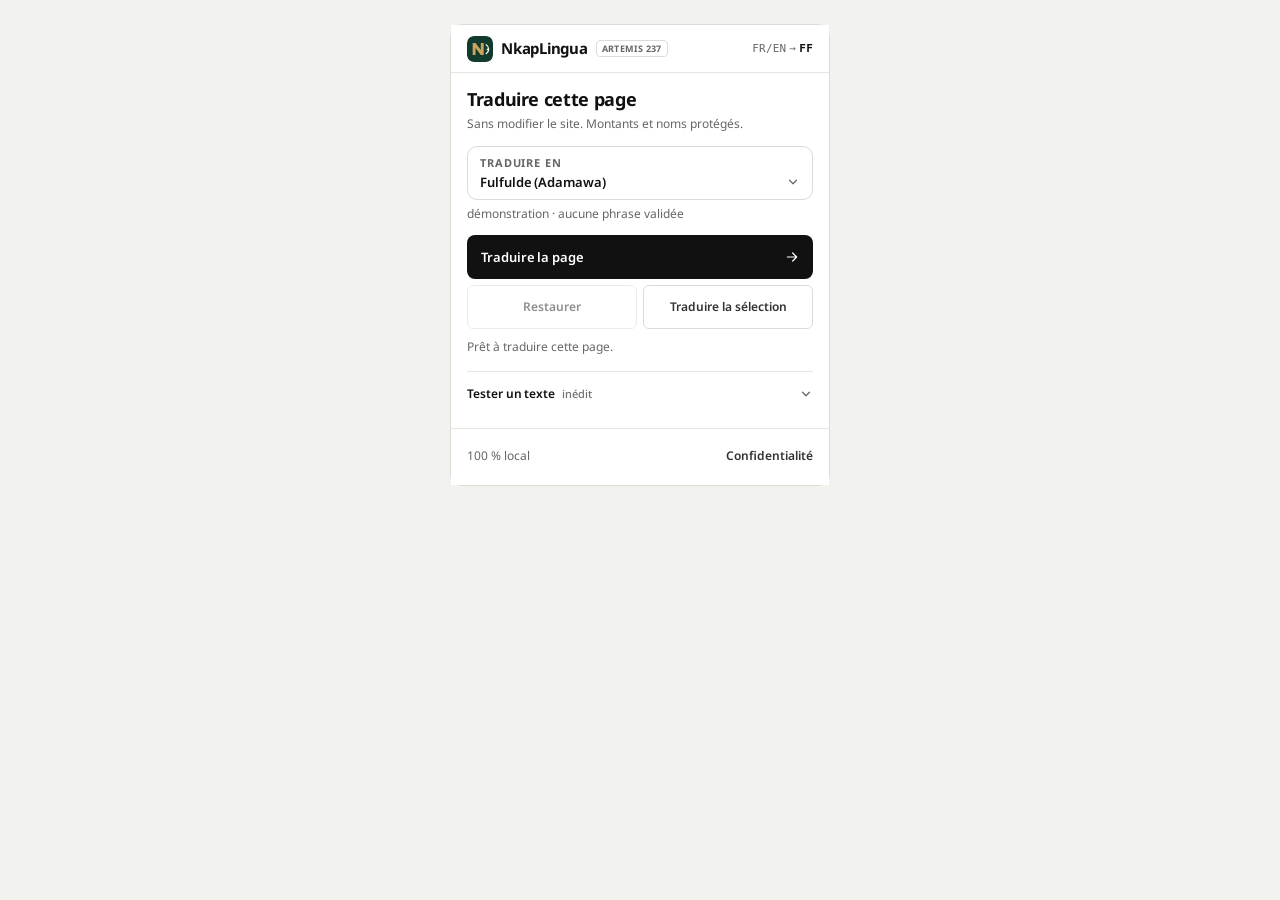
<file: extension/popup.html>
<!doctype html>
<html lang="fr">
  <head>
    <meta charset="utf-8" />
    <meta name="viewport" content="width=device-width, initial-scale=1" />
    <title>NkapLingua</title>
    <link rel="stylesheet" href="popup.css" />
  </head>
  <body>
    <div class="app">
      <header class="topbar">
        <div class="brand">
          <img class="brand-mark" src="icon.svg" alt="" width="26" height="26" />
          <span class="wordmark">NkapLingua</span>
          <span class="team-tag">ARTEMIS 237</span>
        </div>
        <div class="route" aria-label="Langue source et langue cible">
          <span id="sourceCode">FR/EN</span>
          <span class="route-arrow" aria-hidden="true">→</span>
          <span id="targetCode">FF</span>
        </div>
      </header>

      <main class="main">
        <div class="intro">
          <h1 id="heroTitle" data-i18n="heroTitle">Traduire cette page</h1>
          <p class="sub" data-i18n="heroSub">Sans modifier le site. Montants et noms protégés.</p>
        </div>

        <div class="lang-rail">
          <div class="lang-cell target-cell">
            <span class="lang-label" id="targetLabel" data-i18n="target">Traduire en</span>
            <button
              id="languageButton"
              class="lang-button"
              type="button"
              aria-haspopup="listbox"
              aria-expanded="false"
              aria-controls="languageList"
              aria-label="Langue cible"
            >
              <span id="languageLabel">Fulfulde (Adamawa)</span>
              <svg class="select-chevron" viewBox="0 0 20 20" aria-hidden="true">
                <path d="M5 7.5l5 5 5-5" />
              </svg>
            </button>
          </div>
          <div id="languageList" class="lang-list" role="listbox" aria-label="Langues disponibles" data-i18n-aria-label="languagesAvailable" hidden></div>
        </div>

        <p id="targetNote" class="target-note" data-engine="mt">
          <span id="engineTag" class="engine-tag" hidden>MT:</span>
          <span id="targetStatus">démonstration · aucune phrase validée</span>
        </p>

        <button id="translatePage" class="primary" type="button">
          <span data-i18n="translatePage">Traduire la page</span>
          <svg viewBox="0 0 24 24" aria-hidden="true">
            <path d="M5 12h14M13 6l6 6-6 6" />
          </svg>
        </button>

        <div class="actions">
          <button id="restore" class="action" type="button" data-i18n="restore" disabled>
            Restaurer
          </button>
          <button id="translateSelection" class="action" type="button" data-i18n="translateSelection">
            Traduire la sélection
          </button>
        </div>

        <p id="status" class="status" role="status" aria-live="polite" data-tone="ok">
          Prêt à traduire cette page.
        </p>

        <section id="receipt" class="receipt" hidden aria-label="Résultat de traduction">
          <div class="receipt-head">
            <span data-i18n="receiptTitle">Résultat</span>
            <span id="receiptEngine" class="receipt-engine" hidden></span>
          </div>
          <p id="receiptSummary" class="receipt-summary"></p>
          <dl class="receipt-grid" hidden>
            <div>
              <dt data-i18n="receiptTranslated">Traduits</dt>
              <dd id="receiptTranslated">—</dd>
            </div>
            <div>
              <dt data-i18n="receiptPartial">Partiels</dt>
              <dd id="receiptPartial">—</dd>
            </div>
            <div>
              <dt data-i18n="receiptUntranslated">En français</dt>
              <dd id="receiptUntranslated">—</dd>
            </div>
            <div>
              <dt data-i18n="receiptUnverified">Non validés</dt>
              <dd id="receiptUnverified">—</dd>
            </div>
          </dl>
          <p id="receiptNote" class="receipt-note"></p>
        </section>

        <details class="test">
          <summary>
            <span class="summary-title" data-i18n="testTitle">Tester un texte</span>
            <span class="summary-hint" data-i18n="testHint">inédit</span>
            <svg class="summary-icon" viewBox="0 0 20 20" aria-hidden="true">
              <path d="M5 7.5l5 5 5-5" />
            </svg>
          </summary>
          <div class="test-body">
            <p class="test-help" data-i18n="testHelp">
              Les phrases déjà dans le pack sont traduites. Les autres restent en français.
            </p>
            <label class="sr-only" for="unseen" data-i18n="testLabel">Texte financier à traduire</label>
            <textarea
              id="unseen"
              class="textarea"
              rows="3"
              placeholder="Collez un message financier jamais vu…"
              data-i18n-placeholder="testPlaceholder"
            ></textarea>
            <p id="testError" class="field-error" role="alert" hidden></p>
            <button id="translateText" class="run" type="button" data-i18n="translateText">
              Traduire ce texte
            </button>
            <div id="result" class="result" aria-live="polite"></div>
            <div id="resultMeta" class="result-meta" aria-live="polite"></div>
          </div>
        </details>
      </main>

      <footer class="footer">
        <span id="privacyMode" class="local">100 % local</span>
        <details class="privacy">
          <summary data-i18n="privacy">Confidentialité</summary>
          <div class="privacy-body">
            <p data-i18n="privacyP1">
              Tout reste sur cet appareil avec les packs. Aucun mot de passe,
              code PIN, OTP ou valeur de formulaire n’est lu. MyMemory n’est
              utilisé que si vous l’autorisez explicitement ci-dessous.
            </p>
            <label class="cloud-toggle">
              <input id="cloudFallback" type="checkbox" />
              <span data-i18n="cloudToggle">Autoriser MyMemory (expérimental, opt-in)</span>
            </label>
          </div>
        </details>
      </footer>
    </div>

    <script src="ui-copy.js"></script>
    <script src="languages.js"></script>
    <script src="popup.js"></script>
  </body>
</html>
</file>
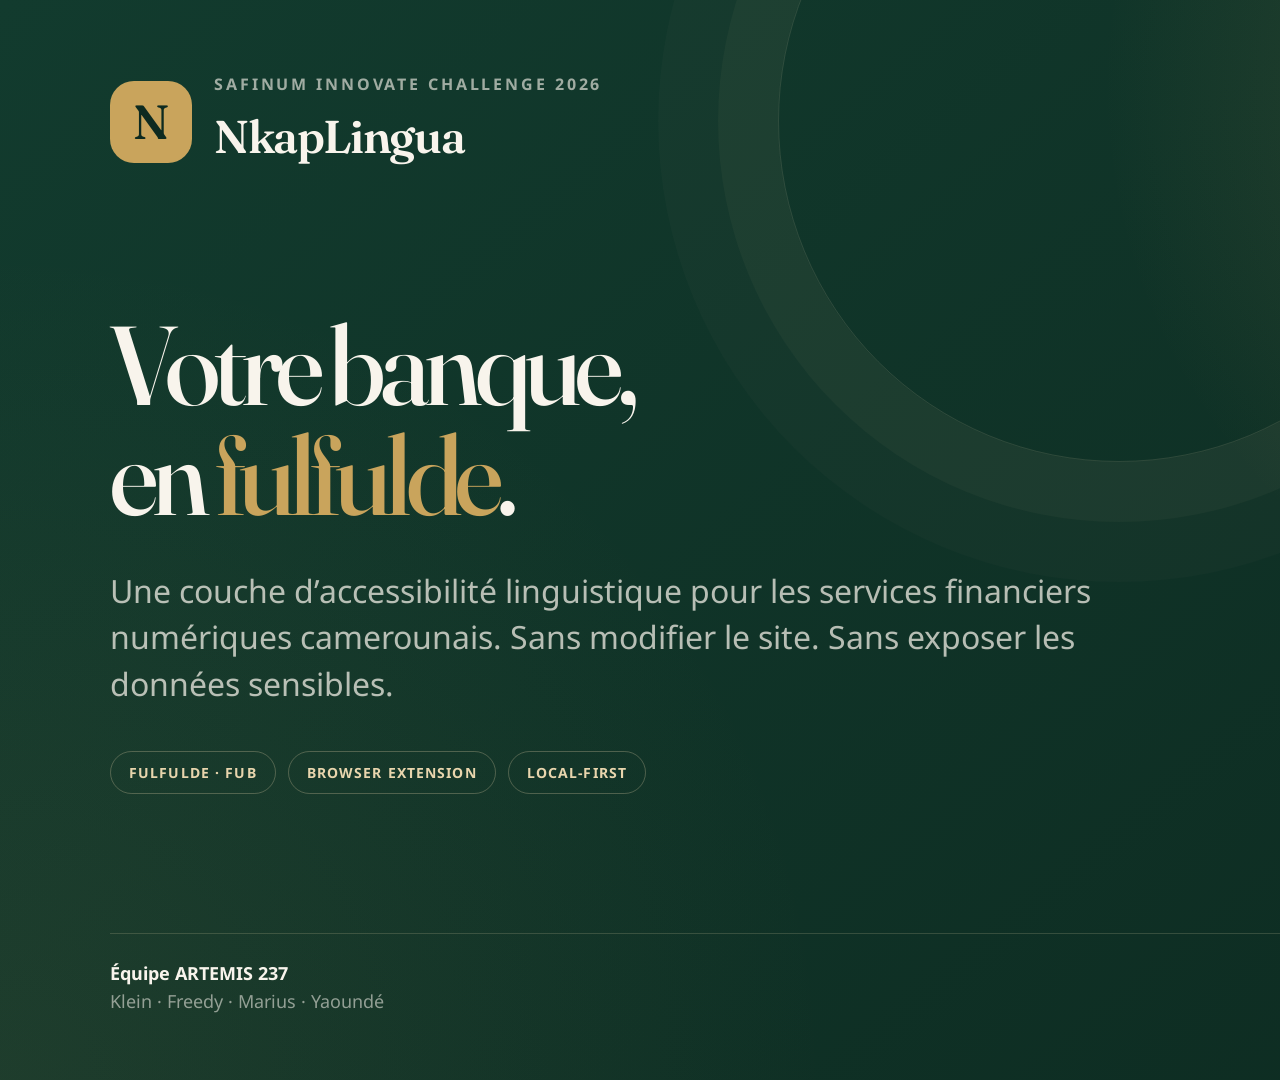
<file: video/slides.html>
<!doctype html>
<html lang="fr">
  <head>
    <meta charset="utf-8" />
    <title>NkapLingua — vidéo</title>
    <style>
      @font-face {
        font-family: "Noto Sans";
        src: url("../demo/fonts/noto-sans-latin.woff2") format("woff2");
        font-weight: 400 700;
        font-style: normal;
      }
      @font-face {
        font-family: "Noto Sans";
        src: url("../demo/fonts/noto-sans-latin-ext.woff2") format("woff2");
        font-weight: 400 700;
        font-style: normal;
        unicode-range: U+0100-02BA, U+02BD-02C5, U+02C7-02CC, U+02CE-02D7,
          U+02DD-02FF, U+0304, U+0308, U+0329, U+1D00-1DBF, U+1E00-1E9F,
          U+1EF2-1EFF, U+2020, U+20A0-20AB, U+20AD-20C4, U+2113, U+2C60-2C7F,
          U+A720-A7FF;
      }
      @font-face {
        font-family: "Fraunces";
        src: url("../demo/fonts/fraunces-latin.woff2") format("woff2");
        font-weight: 500 600;
        font-style: normal;
      }

      :root {
        --forest: #123b2e;
        --forest-deep: #0d2a20;
        --gold: #c9a45c;
        --gold-light: #e8d5ad;
        --gold-dark: #7a5a22;
        --ink: #14201b;
        --muted: #5d6d64;
        --canvas: #f8f4ec;
        --surface: #fffdf8;
        --line: #e3dbcd;
        --terracotta: #a94d35;
      }

      * {
        box-sizing: border-box;
      }

      html,
      body {
        width: 1920px;
        height: 1080px;
        margin: 0;
        overflow: hidden;
      }

      body {
        background: var(--canvas);
        color: var(--ink);
        font: 26px/1.5 "Noto Sans", "DejaVu Sans", sans-serif;
      }

      .slide {
        display: none;
        width: 1920px;
        height: 1080px;
        padding: 82px 110px 64px;
        flex-direction: column;
        justify-content: space-between;
        background:
          radial-gradient(circle at 96% 4%, rgba(201, 164, 92, 0.13), transparent 26%),
          var(--canvas);
      }

      body[data-slide="1"] #s1,
      body[data-slide="2"] #s2,
      body[data-slide="3"] #s3,
      body[data-slide="4"] #s4,
      body[data-slide="5"] #s5,
      body[data-slide="6"] #s6,
      body[data-slide="7"] #s7 {
        display: flex;
      }

      .slide-cover {
        padding: 72px 110px 64px;
        background:
          radial-gradient(circle at 88% 8%, rgba(201, 164, 92, 0.2), transparent 30%),
          radial-gradient(circle at 0% 100%, rgba(201, 164, 92, 0.08), transparent 38%),
          linear-gradient(140deg, var(--forest) 0%, var(--forest-deep) 100%);
        color: #f8f4ec;
      }

      .slide-cover::after {
        content: "";
        position: absolute;
        right: -180px;
        top: -220px;
        width: 680px;
        height: 680px;
        border: 1px solid rgba(232, 213, 173, 0.14);
        border-radius: 50%;
        box-shadow:
          0 0 0 60px rgba(232, 213, 173, 0.035),
          0 0 0 120px rgba(232, 213, 173, 0.02);
      }

      .cover-top {
        position: relative;
        z-index: 1;
        display: flex;
        align-items: center;
        gap: 22px;
      }

      .mark {
        display: grid;
        place-items: center;
        width: 82px;
        height: 82px;
        border-radius: 24px;
        background: var(--gold);
        color: var(--forest-deep);
        font-family: "Fraunces", Georgia, serif;
        font-size: 48px;
        font-weight: 600;
      }

      .cover-kicker {
        margin: 0;
        color: rgba(248, 244, 236, 0.62);
        font-size: 16px;
        font-weight: 700;
        letter-spacing: 0.18em;
        text-transform: uppercase;
      }

      .cover-brand {
        margin: 6px 0 0;
        font-family: "Fraunces", Georgia, serif;
        font-size: 46px;
        font-weight: 600;
        letter-spacing: -0.03em;
      }

      .cover-main {
        position: relative;
        z-index: 1;
        max-width: 1300px;
      }

      .cover-main h1 {
        margin: 0;
        font-family: "Fraunces", Georgia, serif;
        font-size: 112px;
        font-weight: 500;
        letter-spacing: -0.055em;
        line-height: 0.98;
      }

      .cover-main h1 span {
        color: var(--gold);
      }

      .cover-lede {
        max-width: 1000px;
        margin: 38px 0 0;
        color: rgba(248, 244, 236, 0.72);
        font-size: 32px;
        line-height: 1.45;
      }

      .cover-pills {
        display: flex;
        gap: 12px;
        margin-top: 44px;
      }

      .cover-pill {
        border: 1px solid rgba(232, 213, 173, 0.28);
        border-radius: 999px;
        padding: 10px 18px;
        color: var(--gold-light);
        font-size: 14px;
        font-weight: 700;
        letter-spacing: 0.08em;
        text-transform: uppercase;
      }

      .cover-bottom {
        position: relative;
        z-index: 1;
        display: flex;
        align-items: flex-end;
        justify-content: space-between;
        border-top: 1px solid rgba(232, 213, 173, 0.18);
        padding-top: 26px;
      }

      .cover-bottom p {
        margin: 0;
        color: rgba(248, 244, 236, 0.55);
        font-size: 18px;
        line-height: 1.55;
      }

      .cover-bottom strong {
        color: #f8f4ec;
      }

      .slide-top {
        display: flex;
        align-items: center;
        justify-content: space-between;
        gap: 24px;
      }

      .eyebrow {
        margin: 0;
        color: var(--gold-dark);
        font-size: 17px;
        font-weight: 800;
        letter-spacing: 0.16em;
        text-transform: uppercase;
      }

      .slide-number {
        color: var(--muted);
        font-size: 15px;
        font-weight: 700;
        letter-spacing: 0.1em;
      }

      .slide-content {
        flex: 1;
        display: flex;
        flex-direction: column;
        justify-content: center;
        padding: 38px 0;
      }

      h1 {
        max-width: 1500px;
        margin: 0;
        font-family: "Fraunces", Georgia, serif;
        font-size: 82px;
        font-weight: 500;
        letter-spacing: -0.045em;
        line-height: 1.05;
      }

      h2 {
        margin: 0;
        font-family: "Fraunces", Georgia, serif;
        font-size: 38px;
        font-weight: 600;
        letter-spacing: -0.03em;
      }

      .lede {
        max-width: 1180px;
        margin: 25px 0 0;
        color: var(--muted);
        font-size: 28px;
        line-height: 1.5;
      }

      .slide-footer {
        display: flex;
        justify-content: space-between;
        border-top: 1px solid var(--line);
        padding-top: 18px;
        color: var(--muted);
        font-size: 15px;
        font-weight: 600;
        letter-spacing: 0.06em;
        text-transform: uppercase;
      }

      .slide-footer strong {
        color: var(--forest);
      }

      .grid-3 {
        display: grid;
        grid-template-columns: repeat(3, 1fr);
        gap: 26px;
        margin-top: 44px;
      }

      .card {
        border: 1px solid var(--line);
        border-radius: 24px;
        padding: 30px;
        background: var(--surface);
      }

      .card h3 {
        margin: 0 0 12px;
        font-size: 24px;
        font-weight: 700;
        letter-spacing: -0.02em;
      }

      .card p {
        margin: 0;
        color: var(--muted);
        font-size: 20px;
        line-height: 1.5;
      }

      .card .num {
        display: block;
        margin-bottom: 16px;
        color: var(--gold-dark);
        font-family: "Fraunces", Georgia, serif;
        font-size: 36px;
        font-weight: 600;
      }

      .split {
        display: grid;
        grid-template-columns: 1.1fr 0.9fr;
        gap: 58px;
        align-items: center;
      }

      .bullets {
        display: grid;
        gap: 18px;
        margin: 30px 0 0;
        padding: 0;
        list-style: none;
      }

      .bullets li {
        display: flex;
        gap: 14px;
        color: var(--ink);
        font-size: 24px;
        line-height: 1.45;
      }

      .bullets li::before {
        content: "";
        flex-shrink: 0;
        width: 10px;
        height: 10px;
        margin-top: 12px;
        border-radius: 50%;
        background: var(--gold);
      }

      .popup-shot {
        width: 390px;
        max-height: 760px;
        object-fit: contain;
        object-position: top;
        border: 1px solid var(--line);
        border-radius: 24px;
        box-shadow: 0 30px 70px rgba(20, 32, 27, 0.16);
        justify-self: center;
      }

      .demo-grid {
        display: grid;
        grid-template-columns: repeat(3, 1fr);
        gap: 22px;
        margin-top: 38px;
      }

      .demo-card {
        overflow: hidden;
        border: 1px solid var(--line);
        border-radius: 18px;
        background: var(--surface);
        box-shadow: 0 14px 34px rgba(20, 32, 27, 0.08);
      }

      .demo-card img {
        display: block;
        width: 100%;
        height: 300px;
        object-fit: cover;
        object-position: top;
      }

      .demo-card div {
        display: flex;
        align-items: center;
        gap: 10px;
        padding: 16px 18px;
        font-size: 18px;
        font-weight: 700;
      }

      .demo-card span {
        display: grid;
        place-items: center;
        width: 30px;
        height: 30px;
        border-radius: 50%;
        background: var(--gold-50);
        color: var(--gold-dark);
        font-size: 14px;
      }

      .security-flow {
        display: flex;
        align-items: center;
        gap: 16px;
        margin-top: 44px;
      }

      .flow-box {
        flex: 1;
        min-height: 150px;
        display: flex;
        flex-direction: column;
        justify-content: center;
        border: 1px solid var(--line);
        border-radius: 18px;
        padding: 22px;
        background: var(--surface);
      }

      .flow-box strong {
        color: var(--forest);
        font-size: 22px;
        line-height: 1.2;
      }

      .flow-box span {
        margin-top: 8px;
        color: var(--muted);
        font-size: 17px;
        line-height: 1.35;
      }

      .flow-box.is-token {
        background: var(--gold-50);
        border-color: var(--gold-light);
      }

      .flow-arrow {
        flex-shrink: 0;
        color: var(--gold-dark);
        font-size: 34px;
      }

      .security-points {
        display: flex;
        gap: 30px;
        margin-top: 38px;
      }

      .security-points div {
        flex: 1;
        border-left: 3px solid var(--gold);
        padding-left: 18px;
      }

      .security-points strong {
        display: block;
        color: var(--forest);
        font-size: 20px;
      }

      .security-points span {
        display: block;
        margin-top: 5px;
        color: var(--muted);
        font-size: 17px;
        line-height: 1.4;
      }

      .translation-pair {
        display: grid;
        grid-template-columns: 1fr 1fr;
        gap: 28px;
        margin-top: 38px;
      }

      .translation-pair .card {
        padding: 34px;
      }

      .translation-pair .label {
        display: block;
        margin-bottom: 14px;
        color: var(--gold-dark);
        font-size: 14px;
        font-weight: 800;
        letter-spacing: 0.1em;
        text-transform: uppercase;
      }

      .translation-pair .text {
        font-size: 30px;
        line-height: 1.4;
        color: var(--ink);
      }

      .translation-pair .target {
        color: var(--forest);
        font-weight: 600;
      }

      .validation-note {
        display: inline-flex;
        align-items: center;
        gap: 10px;
        margin-top: 34px;
        border: 1px solid var(--gold-light);
        border-radius: 999px;
        padding: 10px 18px;
        background: var(--gold-50);
        color: var(--gold-dark);
        font-size: 17px;
        font-weight: 700;
      }

      .validation-note::before {
        content: "";
        width: 8px;
        height: 8px;
        border-radius: 50%;
        background: var(--gold);
      }

      .impact-grid {
        display: grid;
        grid-template-columns: repeat(3, 1fr);
        gap: 26px;
        margin-top: 42px;
      }

      .impact-stat {
        padding: 28px;
        border: 1px solid var(--line);
        border-radius: 20px;
        background: var(--surface);
      }

      .impact-stat strong {
        display: block;
        color: var(--forest);
        font-family: "Fraunces", Georgia, serif;
        font-size: 58px;
        font-weight: 600;
        letter-spacing: -0.04em;
        line-height: 1;
      }

      .impact-stat span {
        display: block;
        margin-top: 10px;
        color: var(--muted);
        font-size: 19px;
        line-height: 1.4;
      }

      .repo {
        margin-top: 48px;
        color: var(--muted);
        font-size: 22px;
      }

      .repo strong {
        color: var(--forest);
      }
    </style>
  </head>
  <body>
    <section class="slide slide-cover" id="s1">
      <div class="cover-top">
        <span class="mark">N</span>
        <div>
          <p class="cover-kicker">SAFINUM Innovate Challenge 2026</p>
          <p class="cover-brand">NkapLingua</p>
        </div>
      </div>

      <div class="cover-main">
        <h1>Votre banque,<br />en <span>fulfulde</span>.</h1>
        <p class="cover-lede">
          Une couche d’accessibilité linguistique pour les services financiers
          numériques camerounais. Sans modifier le site. Sans exposer les
          données sensibles.
        </p>
        <div class="cover-pills">
          <span class="cover-pill">Fulfulde · fub</span>
          <span class="cover-pill">Browser extension</span>
          <span class="cover-pill">Local-first</span>
        </div>
      </div>

      <div class="cover-bottom">
        <p>
          <strong>Équipe ARTEMIS 237</strong><br />
          Klein · Freedy · Marius · Yaoundé
        </p>
        <p style="text-align: right">
          Prototype de présélection<br />
          Novembre 2026
        </p>
      </div>
    </section>

    <section class="slide" id="s2">
      <div class="slide-top">
        <p class="eyebrow">01 · Le problème</p>
        <span class="slide-number">02 / 07</span>
      </div>
      <div class="slide-content">
        <h1>Comprendre un solde<br />ne devrait pas être un obstacle.</h1>
        <p class="lede">
          Les interfaces de mobile money, de banque et de microfinance restent
          souvent en français ou en anglais.
        </p>
        <div class="grid-3">
          <div class="card">
            <span class="num">01</span>
            <h3>Les frais</h3>
            <p>Combien vais-je payer ? Pourquoi ce montant ?</p>
          </div>
          <div class="card">
            <span class="num">02</span>
            <h3>Le crédit</h3>
            <p>Quel taux, quelles pénalités, quelle échéance ?</p>
          </div>
          <div class="card">
            <span class="num">03</span>
            <h3>La sécurité</h3>
            <p>Ce message est-il une alerte ou une tentative de fraude ?</p>
          </div>
        </div>
      </div>
      <div class="slide-footer">
        <span><strong>NkapLingua</strong> · SAFINUM 2026</span>
        <span>Inclusion financière</span>
      </div>
    </section>

    <section class="slide" id="s3">
      <div class="slide-top">
        <p class="eyebrow">02 · La solution</p>
        <span class="slide-number">03 / 07</span>
      </div>
      <div class="slide-content split">
        <div>
          <h1>Une couche de traduction,<br />pas un nouveau service.</h1>
          <ul class="bullets">
            <li>L’utilisateur clique, choisit le fulfulde, lit la page.</li>
            <li>Aucune modification du site financier.</li>
            <li>Retour à l’original à tout moment.</li>
            <li>Fonctionne seule, avec un backend local optionnel.</li>
          </ul>
        </div>
        <img class="popup-shot" src="assets/popup.png" alt="Popup NkapLingua" />
      </div>
      <div class="slide-footer">
        <span><strong>NkapLingua</strong> · SAFINUM 2026</span>
        <span>Réversible · non intrusif</span>
      </div>
    </section>

    <section class="slide" id="s4">
      <div class="slide-top">
        <p class="eyebrow">03 · Démonstration</p>
        <span class="slide-number">04 / 07</span>
      </div>
      <div class="slide-content">
        <h1>Le parcours financier,<br />étape par étape.</h1>
        <div class="demo-grid">
          <div class="demo-card">
            <img src="assets/hero.png" alt="Solde" />
            <div><span>1</span> Vérifier le solde</div>
          </div>
          <div class="demo-card">
            <img src="assets/transfer.png" alt="Transfert" />
            <div><span>2</span> Lire les frais</div>
          </div>
          <div class="demo-card">
            <img src="assets/recap.png" alt="Récapitulatif" />
            <div><span>3</span> Relire avant confirmation</div>
          </div>
        </div>
      </div>
      <div class="slide-footer">
        <span><strong>NkapLingua</strong> · SAFINUM 2026</span>
        <span>Solde · frais · transfert · récapitulatif</span>
      </div>
    </section>

    <section class="slide" id="s5">
      <div class="slide-top">
        <p class="eyebrow">04 · Sécurité</p>
        <span class="slide-number">05 / 07</span>
      </div>
      <div class="slide-content">
        <h1>Les montants<br />ne changent jamais.</h1>
        <div class="security-flow">
          <div class="flow-box">
            <strong>125 000 FCFA</strong>
            <span>Montant affiché sur la page</span>
          </div>
          <span class="flow-arrow">→</span>
          <div class="flow-box is-token">
            <strong>[[NUM_0]]</strong>
            <span>Jeton avant envoi</span>
          </div>
          <span class="flow-arrow">→</span>
          <div class="flow-box">
            <strong>Traduction</strong>
            <span>Local ou cloud pseudonymisé</span>
          </div>
          <span class="flow-arrow">→</span>
          <div class="flow-box">
            <strong>Contrôle</strong>
            <span>Jeton présent une seule fois</span>
          </div>
          <span class="flow-arrow">→</span>
          <div class="flow-box">
            <strong>125 000 FCFA</strong>
            <span>Restauré à l’identique</span>
          </div>
        </div>
        <div class="security-points">
          <div>
            <strong>Refus sécurisé</strong>
            <span>Si un jeton ou un terme critique manque, l’original reste affiché.</span>
          </div>
          <div>
            <strong>Zéro PIN / OTP</strong>
            <span>Les champs sensibles ne sont jamais lus.</span>
          </div>
          <div>
            <strong>Local prioritaire</strong>
            <span>Cloud seulement en secours, avec texte pseudonymisé.</span>
          </div>
        </div>
      </div>
      <div class="slide-footer">
        <span><strong>NkapLingua</strong> · SAFINUM 2026</span>
        <span>Intégrité financière</span>
      </div>
    </section>

    <section class="slide" id="s6">
      <div class="slide-top">
        <p class="eyebrow">05 · Langue & validation</p>
        <span class="slide-number">06 / 07</span>
      </div>
      <div class="slide-content">
        <h1>Fulfulde (Adamawa),<br />code fub.</h1>
        <div class="translation-pair">
          <div class="card">
            <span class="label">Source · français</span>
            <div class="text">Le solde est de 125 000 FCFA.</div>
          </div>
          <div class="card">
            <span class="label">Cible · fulfulde</span>
            <div class="text target">Fedde jaɓande nden ko 125 000 FCFA.</div>
          </div>
        </div>
        <span class="validation-note">
          NLLB baseline · validation native en cours · orthographe AGLC
        </span>
      </div>
      <div class="slide-footer">
        <span><strong>NkapLingua</strong> · SAFINUM 2026</span>
        <span>Qualité linguistique</span>
      </div>
    </section>

    <section class="slide" id="s7">
      <div class="slide-top">
        <p class="eyebrow">06 · Impact</p>
        <span class="slide-number">07 / 07</span>
      </div>
      <div class="slide-content">
        <h1>Zéro intégration.<br />Un language pack par langue.</h1>
        <div class="impact-grid">
          <div class="impact-stat">
            <strong>1</strong>
            <span>ZIP universel pour Chrome, Edge et Firefox</span>
          </div>
          <div class="impact-stat">
            <strong>2</strong>
            <span>modes : local 100 % ou cloud de secours</span>
          </div>
          <div class="impact-stat">
            <strong>0</strong>
            <span>ligne de code modifiée sur le site financier</span>
          </div>
        </div>
        <p class="repo">
          <strong>github.com/TSEFACKDEV/safinum-nkaplingua</strong><br />
          Merci.
        </p>
      </div>
      <div class="slide-footer">
        <span><strong>NkapLingua</strong> · SAFINUM 2026</span>
        <span>Inclusion financière · Cameroun</span>
      </div>
    </section>

    <script>
      const slide = new URLSearchParams(location.search).get("s") || "1";
      document.body.dataset.slide = slide;
    </script>
  </body>
</html>
</file>
<file: extension/popup.css>
@font-face {
  font-family: "Noto Sans";
  src: url("fonts/noto-sans-latin.woff2") format("woff2");
  font-weight: 400 700;
  font-style: normal;
  font-display: swap;
}

@font-face {
  font-family: "Noto Sans";
  src: url("fonts/noto-sans-latin-ext.woff2") format("woff2");
  font-weight: 400 700;
  font-style: normal;
  font-display: swap;
  unicode-range: U+0100-02BA, U+02BD-02C5, U+02C7-02CC, U+02CE-02D7,
    U+02DD-02FF, U+0304, U+0308, U+0329, U+1D00-1DBF, U+1E00-1E9F,
    U+1EF2-1EFF, U+2020, U+20A0-20AB, U+20AD-20C4, U+2113, U+2C60-2C7F,
    U+A720-A7FF;
}

:root {
  color-scheme: light;

  --ink: #111111;
  --ink-soft: #333333;
  --muted: #666666;
  --muted-soft: #6f6f6f;
  --line: #e5e5e2;
  --line-strong: #dcdcd7;
  --surface: #ffffff;
  --surface-soft: #fafaf8;
  --canvas: #f2f2ef;

  --accent: #111111;
  --accent-soft: #ecece8;
  --danger: #b42318;
  --danger-soft: #fef3f2;

  --radius: 8px;
  --radius-sm: 6px;
  --radius-lg: 10px;
  --radius-xl: 12px;

  --ease: cubic-bezier(0.2, 0, 0, 1);
  --fast: 120ms;
  --normal: 160ms;
}

* {
  box-sizing: border-box;
}

html,
body {
  margin: 0;
}

body {
  width: 380px;
  overflow-x: hidden;
  background: var(--surface);
  color: var(--ink);
  font: 13px/1.45 "Noto Sans", "DejaVu Sans", system-ui, sans-serif;
  -webkit-font-smoothing: antialiased;
  scrollbar-color: var(--line-strong) transparent;
  scrollbar-width: thin;
}

body::-webkit-scrollbar {
  width: 8px;
}

body::-webkit-scrollbar-thumb {
  background: var(--line-strong);
}

::selection {
  background: var(--accent-soft);
  color: var(--ink);
}

button,
select,
textarea,
summary {
  font: inherit;
}

button:focus-visible,
select:focus-visible,
textarea:focus-visible,
summary:focus-visible {
  outline: 2px solid var(--accent);
  outline-offset: 2px;
}

.sr-only {
  position: absolute;
  width: 1px;
  height: 1px;
  margin: -1px;
  padding: 0;
  overflow: hidden;
  clip: rect(0 0 0 0);
  white-space: nowrap;
  border: 0;
}

/* Barre supérieure ---------------------------------------------------- */

.topbar {
  display: flex;
  align-items: center;
  justify-content: space-between;
  gap: 12px;
  min-height: 48px;
  padding: 0 16px;
  border-bottom: 1px solid var(--line);
  background: var(--surface);
}

.brand {
  display: flex;
  align-items: center;
  gap: 8px;
  min-width: 0;
}

.brand-mark {
  width: 26px;
  height: 26px;
  border-radius: 7px;
}

.wordmark {
  color: var(--ink);
  font-size: 15px;
  font-weight: 700;
  letter-spacing: -0.015em;
}

.team-tag {
  padding: 1px 5px;
  border: 1px solid var(--line-strong);
  border-radius: 4px;
  color: var(--muted);
  font-size: 9px;
  font-weight: 700;
  letter-spacing: 0.04em;
  white-space: nowrap;
}

.route {
  display: inline-flex;
  align-items: center;
  gap: 3px;
  flex-shrink: 0;
  color: var(--muted);
  font-family: ui-monospace, "SFMono-Regular", Menlo, Consolas, monospace;
  font-size: 11px;
  font-weight: 500;
  letter-spacing: 0.02em;
}

.route-arrow {
  color: var(--muted-soft);
}

#targetCode {
  color: var(--ink);
  font-weight: 600;
}

/* Contenu ------------------------------------------------------------- */

.main {
  padding: 16px 16px 0;
}

.intro {
  margin-bottom: 14px;
}

h1 {
  margin: 0;
  color: var(--ink);
  font-size: 18px;
  font-weight: 700;
  letter-spacing: -0.02em;
  line-height: 1.2;
}

.sub {
  margin: 4px 0 0;
  color: var(--muted);
  font-size: 12px;
  line-height: 1.45;
}

/* Paire de langues ---------------------------------------------------- */

.lang-rail {
  position: relative;
  display: flex;
  align-items: stretch;
  min-height: 54px;
  border: 1px solid var(--line-strong);
  border-radius: var(--radius-lg);
  background: var(--surface);
}

.lang-rail:focus-within {
  border-color: var(--ink);
  outline: 2px solid rgba(17, 17, 17, 0.12);
  outline-offset: 1px;
}

.lang-cell {
  display: flex;
  flex-direction: column;
  justify-content: center;
  gap: 3px;
  padding: 7px 10px;
}

.source-cell {
  width: 86px;
  flex-shrink: 0;
  border-right: 1px solid var(--line);
  border-radius: var(--radius-lg) 0 0 var(--radius-lg);
  background: var(--surface-soft);
}

.target-cell {
  position: relative;
  flex: 1;
  min-width: 0;
  padding: 8px 12px;
  border-radius: var(--radius-lg);
}

.lang-label {
  color: var(--muted);
  font-size: 11px;
  font-weight: 700;
  letter-spacing: 0.08em;
  text-transform: uppercase;
}

.lang-value {
  color: var(--ink);
  font-size: 12.5px;
  font-variant-numeric: tabular-nums;
  font-weight: 600;
  letter-spacing: 0.01em;
}

.lang-button {
  position: relative;
  display: block;
  width: 100%;
  padding: 0 20px 0 0;
  border: 0;
  background: transparent;
  color: var(--ink);
  cursor: pointer;
  font-size: 13px;
  font-weight: 600;
  letter-spacing: -0.005em;
  line-height: 1.25;
  text-align: left;
}

.lang-button > span {
  display: block;
  overflow: hidden;
  text-overflow: ellipsis;
  white-space: nowrap;
}

.lang-button:focus-visible {
  outline: none;
}

.select-chevron {
  position: absolute;
  top: 50%;
  right: 0;
  width: 14px;
  height: 14px;
  transform: translateY(-50%);
  fill: none;
  stroke: var(--muted);
  stroke-linecap: round;
  stroke-linejoin: round;
  stroke-width: 1.7;
  pointer-events: none;
  transition: transform var(--normal) var(--ease);
}

.lang-button[aria-expanded="true"] .select-chevron {
  transform: translateY(-50%) rotate(180deg);
}

.lang-list {
  position: absolute;
  z-index: 30;
  top: calc(100% + 6px);
  right: -1px;
  left: -1px;
  max-height: 218px;
  overflow-y: auto;
  scrollbar-gutter: stable;
  padding: 4px;
  border: 1px solid var(--line-strong);
  border-radius: var(--radius-lg);
  background: var(--surface);
  box-shadow: 0 14px 28px rgba(17, 17, 17, 0.1);
  scrollbar-width: thin;
}

.lang-list[hidden] {
  display: none;
}

.lang-list::-webkit-scrollbar {
  width: 8px;
}

.lang-list::-webkit-scrollbar-thumb {
  background: var(--line-strong);
  border-radius: 4px;
}

.lang-list::-webkit-scrollbar-track {
  background: transparent;
}

.lang-option {
  display: flex;
  align-items: center;
  gap: 8px;
  width: 100%;
  height: 44px;
  padding: 0 8px;
  border: 0;
  border-radius: var(--radius-sm);
  background: transparent;
  color: var(--ink);
  cursor: pointer;
  font-size: 12px;
  font-weight: 500;
  text-align: left;
}

.lang-option:hover {
  background: #f6f6f3;
}

.lang-option[aria-selected="true"] {
  background: #f2f2ef;
}

.lang-option:focus-visible {
  outline: 2px solid var(--ink);
  outline-offset: -2px;
}

.option-label {
  flex: 1;
  min-width: 0;
  overflow: hidden;
  text-overflow: ellipsis;
  white-space: nowrap;
}

.option-engine {
  flex-shrink: 0;
  color: var(--muted);
  font-family: ui-monospace, "SFMono-Regular", Menlo, Consolas, monospace;
  font-size: 10px;
  font-weight: 700;
  letter-spacing: 0.04em;
}

.option-check {
  flex-shrink: 0;
  width: 14px;
  height: 14px;
  opacity: 0;
  fill: none;
  stroke: var(--ink);
  stroke-linecap: round;
  stroke-linejoin: round;
  stroke-width: 1.8;
}

.lang-option[aria-selected="true"] .option-check {
  opacity: 1;
}

.target-note {
  display: flex;
  align-items: baseline;
  gap: 4px;
  min-height: 17px;
  margin: 6px 0 12px;
  color: var(--muted);
  font-size: 12px;
  line-height: 1.4;
}

.engine-tag {
  flex-shrink: 0;
  color: var(--muted);
  font-family: ui-monospace, "SFMono-Regular", Menlo, Consolas, monospace;
  font-size: 11px;
  font-weight: 700;
  letter-spacing: 0.04em;
  line-height: 1.35;
  text-transform: uppercase;
}

/* Action principale --------------------------------------------------- */

.primary {
  display: flex;
  align-items: center;
  justify-content: space-between;
  width: 100%;
  height: 44px;
  padding: 0 13px 0 14px;
  border: 0;
  border-radius: var(--radius);
  background: var(--ink);
  color: #ffffff;
  cursor: pointer;
  font-size: 13px;
  font-weight: 600;
  letter-spacing: -0.005em;
  transition:
    background-color var(--fast) var(--ease),
    transform var(--fast) var(--ease);
}

.primary:hover {
  background: #2a2a2a;
}

.primary:active {
  transform: translateY(1px);
}

.primary svg {
  width: 16px;
  height: 16px;
  fill: none;
  stroke: currentColor;
  stroke-linecap: round;
  stroke-linejoin: round;
  stroke-width: 1.8;
}

.actions {
  display: grid;
  grid-template-columns: 1fr 1fr;
  gap: 6px;
  margin-top: 6px;
}

.action {
  height: 44px;
  border: 1px solid var(--line-strong);
  border-radius: var(--radius-sm);
  background: var(--surface);
  color: var(--ink-soft);
  cursor: pointer;
  font-size: 12px;
  font-weight: 600;
  transition:
    background-color var(--fast) var(--ease),
    border-color var(--fast) var(--ease);
}

.action:hover {
  border-color: #c9c9c3;
  background: var(--surface-soft);
}

.action:active {
  background: #f2f2ef;
}

/* Statut -------------------------------------------------------------- */

.status {
  min-height: 18px;
  margin: 10px 0 0;
  color: var(--muted);
  font-size: 12px;
  line-height: 1.4;
}

.status[data-tone="danger"] {
  color: var(--danger);
}

.receipt {
  margin-top: 10px;
  padding: 10px 11px;
  border: 1px solid var(--line);
  border-radius: 14px;
  background: var(--surface-soft);
}
.receipt[hidden] {
  display: none;
}
.receipt-head {
  display: flex;
  align-items: baseline;
  justify-content: space-between;
  gap: 8px;
  color: var(--ink);
  font-size: 12px;
  font-weight: 700;
}
.receipt-engine {
  color: var(--muted);
  font-size: 11px;
  font-weight: 600;
}
.receipt-grid {
  display: grid;
  grid-template-columns: repeat(2, minmax(0, 1fr));
  gap: 6px;
  margin: 8px 0 0;
}
.receipt-grid div {
  padding: 6px 8px;
  border: 1px solid var(--line);
  border-radius: 10px;
  background: #fff;
}
.receipt-grid dt {
  color: var(--muted);
  font-size: 10px;
  line-height: 1.3;
}
.receipt-grid dd {
  margin: 2px 0 0;
  color: var(--ink);
  font-size: 16px;
  font-variant-numeric: tabular-nums;
  line-height: 1.2;
}
.receipt-summary {
  margin: 4px 0 0;
  color: var(--ink);
  font-size: 13px;
  font-weight: 600;
  line-height: 1.35;
}

.receipt-note {
  margin: 6px 0 0;
  color: var(--muted);
  font-size: 11px;
  line-height: 1.4;
}

.field-error {
  margin: 6px 0 0;
  color: var(--danger);
  font-size: 12px;
  line-height: 1.4;
}

button:disabled {
  cursor: default;
  opacity: 0.55;
}

.primary:disabled:hover,
.action:disabled:hover,
.run:disabled:hover {
  background: inherit;
  border-color: var(--line-strong);
}

.primary:disabled:hover {
  background: var(--ink);
}

.local[data-cloud="true"] {
  color: var(--ink);
  font-weight: 600;
}

/* Test de texte ------------------------------------------------------- */

.test {
  margin-top: 14px;
  border-top: 1px solid var(--line);
}

.test > summary {
  display: flex;
  align-items: center;
  gap: 7px;
  min-height: 44px;
  padding: 10px 0;
  cursor: pointer;
  list-style: none;
  user-select: none;
}

.test > summary::-webkit-details-marker {
  display: none;
}

.test > summary:hover .summary-title {
  text-decoration: underline;
  text-underline-offset: 2px;
}

.summary-title {
  color: var(--ink);
  font-size: 12px;
  font-weight: 600;
  letter-spacing: -0.005em;
}

.summary-hint {
  color: var(--muted-soft);
  font-size: 11px;
  font-weight: 500;
}

.summary-icon {
  margin-left: auto;
  width: 14px;
  height: 14px;
  fill: none;
  stroke: var(--muted);
  stroke-linecap: round;
  stroke-linejoin: round;
  stroke-width: 1.7;
  transition: transform var(--normal) var(--ease);
}

.test[open] .summary-icon {
  transform: rotate(180deg);
}

.test-body {
  padding: 0 0 4px;
}

.test-help {
  margin: 0 0 6px;
  color: var(--muted);
  font-size: 11px;
  line-height: 1.4;
}

.textarea {
  width: 100%;
  min-height: 76px;
  padding: 8px;
  resize: vertical;
  border: 1px solid var(--line-strong);
  border-radius: var(--radius-sm);
  background: var(--surface);
  color: var(--ink);
  font-size: 12px;
  line-height: 1.5;
}

.textarea::placeholder {
  color: var(--muted);
  opacity: 1;
}

.run {
  width: 100%;
  height: 34px;
  margin-top: 6px;
  border: 1px solid var(--line-strong);
  border-radius: var(--radius-sm);
  background: var(--surface-soft);
  color: var(--ink);
  cursor: pointer;
  font-size: 12px;
  font-weight: 600;
  transition: background-color var(--fast) var(--ease);
}

.run:hover {
  background: #f2f2ef;
}

.result {
  margin-top: 8px;
  color: var(--ink);
  font-size: 12px;
  line-height: 1.5;
  white-space: pre-wrap;
}

.result:not(:empty) {
  padding: 8px;
  border: 1px solid var(--line);
  border-radius: var(--radius-sm);
  background: var(--surface-soft);
}

.result-meta {
  margin-top: 4px;
  color: var(--muted);
  font-size: 12px;
  line-height: 1.4;
}

/* Pied ---------------------------------------------------------------- */

.footer {
  display: flex;
  flex-wrap: wrap;
  align-items: center;
  justify-content: space-between;
  gap: 8px;
  margin-top: 12px;
  padding: 10px 16px 12px;
  border-top: 1px solid var(--line);
  background: var(--surface);
  color: var(--muted);
  font-size: 12px;
}

.local {
  display: inline;
  white-space: nowrap;
}


.privacy {
  margin-left: auto;
  font-size: 12px;
}

.privacy > summary {
  min-height: 44px;
  padding: 5px 0;
  margin: -5px 0;
  display: flex;
  align-items: center;
  color: var(--ink-soft);
  cursor: pointer;
  font-weight: 600;
  list-style: none;
}

.privacy > summary::-webkit-details-marker {
  display: none;
}

.privacy > summary:hover {
  text-decoration: underline;
  text-underline-offset: 2px;
}

.privacy[open] {
  flex: 0 0 100%;
  margin-left: 0;
}

.privacy[open] > summary {
  justify-content: flex-end;
  text-align: right;
}

.privacy-body {
  margin-top: 8px;
  padding: 10px;
  border: 1px solid var(--line-strong);
  border-radius: var(--radius-sm);
  background: var(--surface-soft);
  color: var(--muted);
  font-size: 12px;
  line-height: 1.5;
}

.privacy-body p {
  margin: 0 0 8px;
}

.privacy-body p:last-of-type {
  margin-bottom: 0;
}

.cloud-toggle {
  display: flex;
  align-items: flex-start;
  gap: 6px;
  margin-top: 8px;
  color: var(--ink-soft);
  cursor: pointer;
  font-size: 12px;
  font-weight: 600;
  line-height: 1.4;
}

.cloud-toggle {
  min-height: 44px;
  align-items: center;
}

.cloud-toggle input {
  flex-shrink: 0;
  width: 16px;
  height: 16px;
  margin: 0;
  appearance: none;
  display: grid;
  place-content: center;
  border: 1px solid var(--line-strong);
  border-radius: 3px;
  background: var(--surface);
  cursor: pointer;
}

.cloud-toggle input:checked {
  border-color: var(--ink);
  background: var(--ink);
}

.cloud-toggle input:checked::after {
  content: "";
  width: 7px;
  height: 4px;
  border-bottom: 1.5px solid #ffffff;
  border-left: 1.5px solid #ffffff;
  transform: rotate(-45deg) translate(1px, -1px);
}

.cloud-toggle input:focus-visible {
  outline: 2px solid var(--ink);
  outline-offset: 1px;
}

/* Page large ---------------------------------------------------------- */

@media (min-width: 560px) {
  body {
    width: auto;
    min-width: 380px;
    min-height: 100vh;
    display: flex;
    justify-content: center;
    align-items: flex-start;
    padding: 24px 0;
    background: var(--canvas);
  }

  .app {
    width: 380px;
    border: 1px solid var(--line-strong);
    border-radius: var(--radius-xl);
    background: var(--surface);
  }
}

@media (prefers-reduced-motion: reduce) {
  *,
  *::before,
  *::after {
    transition-duration: 1ms !important;
    animation-duration: 1ms !important;
    scroll-behavior: auto !important;
  }
}
</file>
